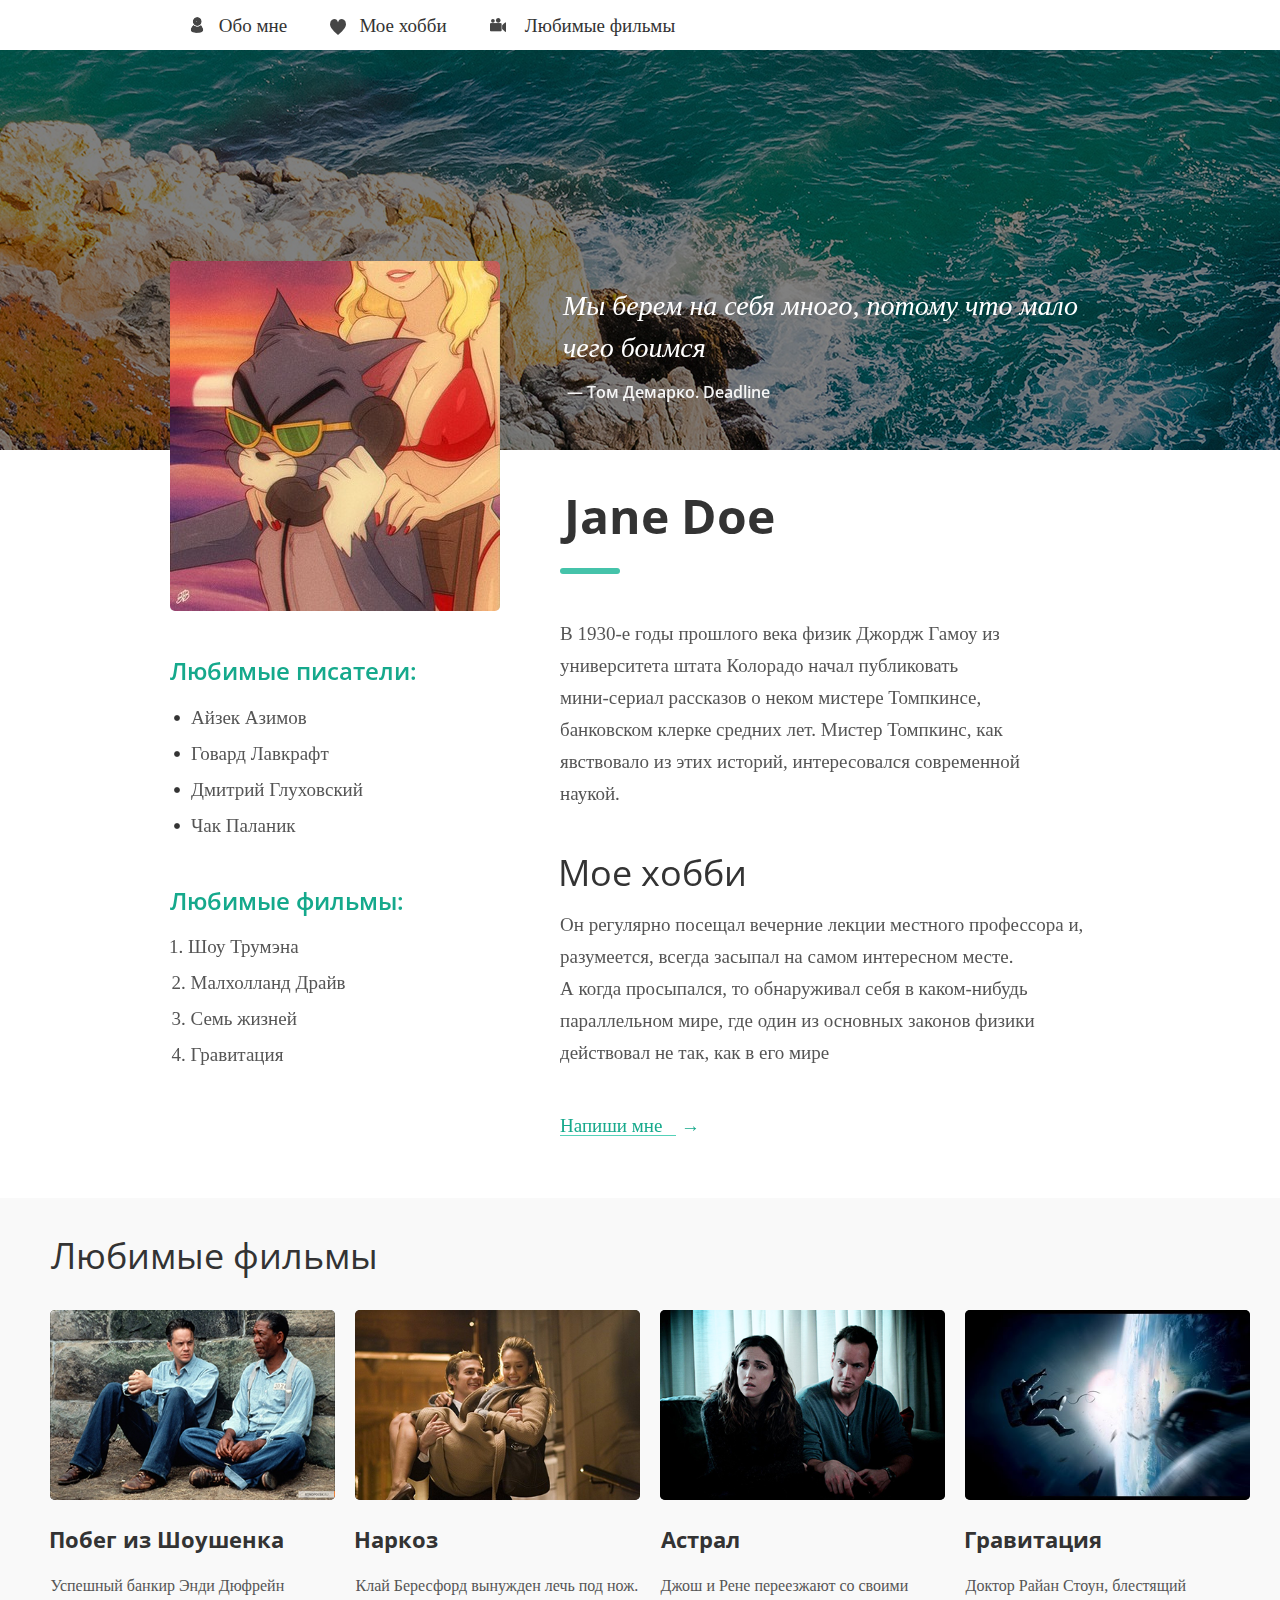
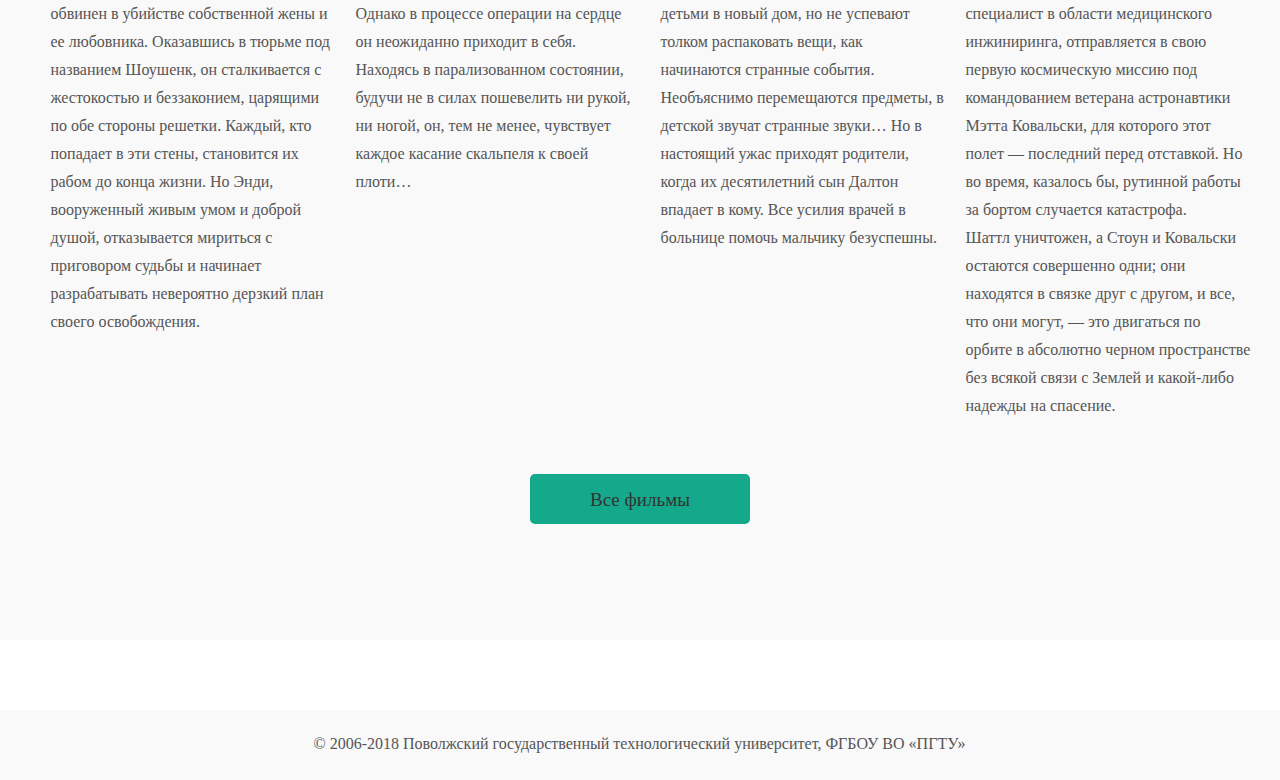
<file: lab6/index.html>
<!DOCTYPE html>
<html lang="ru">
  <head>
    <meta charset="UTF-8">
    <title>AnDzanDzan</title>
    <link href="https://fonts.googleapis.com/css?family=Open+Sans:300,400,600,700&display=swap&subset=cyrillic" rel="stylesheet">
    <link rel="stylesheet" href="css/films-block.css">
    <link rel="stylesheet" href="css/content-block.css">
    <link rel="stylesheet" href="css/buttons.css">
    <link rel="stylesheet" href="css/main.css">
    <link rel="stylesheet" href="css/forms-block.css">
  </head>
  <body style="margin: 0">
    <div class="main">
      <div class="top-navigation">
        <a class="button" href="#about">
          Обо мне
        </a>      

        <a class="button button_hobby" href="#hobby">
          Мое хобби
        </a>

        <a class="button button_video" href="#video">
          Любимые фильмы
        </a>

        <div class="empty"></div>
      </div>

      <div class="main-background">        
      </div>

      <div class="content-block">
        <img class="main-photo" src="img/mainPhoto2.jpg">

        <div class="citata-block">
          <blockquote class="citata-text">
            Мы берем на себя много, потому что мало чего боимся
          </blockquote>

          <blockquote class="citata-avtor">
            — Том Демарко. Deadline
          </blockquote>  
        </div>

        <div class="lists-block" id="about">
          <p class="list-head">
            Любимые писатели:
          </p>
          <ul class="list">
            <li class="list-element">Aйзек Азимов</li>
            <li class="list-element">Говард Лавкрафт</li>
            <li class="list-element">Дмитрий Глуховский</li>
            <li class="list-element">Чак Паланик</li>
          </ul>

          <p class="list-head list-head_films">
            Любимые фильмы:
          </p>
          <ol class="list list_films">
            <li class="list-element list-element_films-trumen">Шоу Трумэна</li>
            <li class="list-element list-element_films">Малхолланд Драйв</li>
            <li class="list-element list-element_films">Семь жизней</li>
            <li class="list-element list-element_films">Гравитация</li>
          </ol>
        </div>

        <div class="inform-block">  
          <h1 class="inform-block-head-jane">Jane Doe</h1>
          <p class="inform-block-text">
            В 1930-е годы прошлого века физик Джордж Гамоу из университета штата Колорадо начал
            публиковать <br> мини-сериал рассказов о неком мистере Томпкинсе, банковском клерке средних лет.
            Мистер Томпкинс, как явствовало из этих историй, интересовался современной наукой. 
          </p>

          <h2 class="inform-block-head-hobby" id="hobby">Мое хобби</h2>
          <p class="inform-block-text inform-block-text_hobby">
            Он регулярно посещал вечерние лекции местного профессора и, разумеется, всегда засыпал
            на самом интересном месте.<br> А когда просыпался, то обнаруживал себя в каком-нибудь параллельном
            мире, где один из основных законов физики действовал не так, как в его мире
          </p>

          <div class="letter">
            <p class="letter-words">
              Напиши мне
            </p>
            <a href="#" class="letter-words letter-words_pointer">
              &rarr;
            </a>
          </div>
        </div>
      </div> 

    <div class="films-background"> 
      <div class="films-block">
        <h3 class="film-header" id="video">Любимые фильмы</h3>

        <div class="films-articles-block">
          <div class="film-column">
            <img alt="PoteryaPoter=("src="img/film1.png" class="image">
            <p class="film-name">
              Побег из Шоушенка
            </p>
            <p class="film-text">
              Успешный банкир Энди Дюфрейн обвинен в убийстве собственной жены и ее любовника. 
              Оказавшись в тюрьме под названием Шоушенк, он сталкивается с жестокостью и беззаконием,
              царящими по обе стороны решетки. Каждый, кто попадает в эти стены, становится их рабом 
              до конца жизни. Но Энди, вооруженный живым умом и доброй душой, отказывается мириться с
              приговором судьбы и начинает разрабатывать невероятно дерзкий план своего освобождения.
            </p>
          </div>

          <div class="film-column">
            <img alt="PoteryaPoter=("src="img/film2.png" class="image">
            <p class="film-name">
              Наркоз
            </p>
            <p class="film-text">
              Клай Бересфорд вынужден лечь под нож. Однако в процессе операции на сердце он неожиданно
              приходит в себя. Находясь в парализованном состоянии, будучи не в силах пошевелить ни рукой,
              ни ногой, он, тем не менее, чувствует каждое касание скальпеля к своей плоти…
            </p>
          </div>

          <div class="film-column">
            <img alt="PoteryaPoter=("src="img/film3.png" class="image">
            <p class="film-name film-name_astral">
              Астрал
            </p>
            <p class="film-text">
              Джош и Рене переезжают со своими детьми в новый дом, но не успевают толком распаковать вещи,
              как начинаются странные события. Необъяснимо перемещаются предметы, в детской звучат 
              странные звуки… Но в настоящий ужас приходят родители, когда их десятилетний сын Далтон впадает
              в кому. Все усилия врачей в больнице помочь мальчику безуспешны.
            </p>
          </div>

          <div class="film-column">
            <img alt="PoteryaPoter=("src="img/film4.png" class="image">
            <p class="film-name">
              Гравитация
            </p>
            <p class="film-text">
              Доктор Райан Стоун, блестящий специалист в области медицинского инжиниринга, отправляется в свою 
              первую космическую миссию под командованием ветерана астронавтики Мэтта Ковальски, для которого 
              этот полет — последний перед отставкой. Но во время, казалось бы, рутинной работы за бортом случается
              катастрофа. <br>Шаттл уничтожен, а Стоун и Ковальски остаются совершенно одни; они находятся в связке друг
              с другом, и все, что они могут, — это двигаться по орбите в абсолютно черном пространстве без всякой 
              связи с Землей и какой-либо надежды на спасение.
            </p>
          </div>
        </div>    

        <a class="button button_films" href="#">
          Все фильмы
        </a>        
      </div>
    </div>
 
    <?php include ('php/form.php');?>

      <div class="footer">
        <p class="footer-text">
          © 2006-2018 Поволжский государственный технологический университет, ФГБОУ ВО «ПГТУ»
        </p>  
       </div>  
    </div>
  </body>    
</html>
</file>
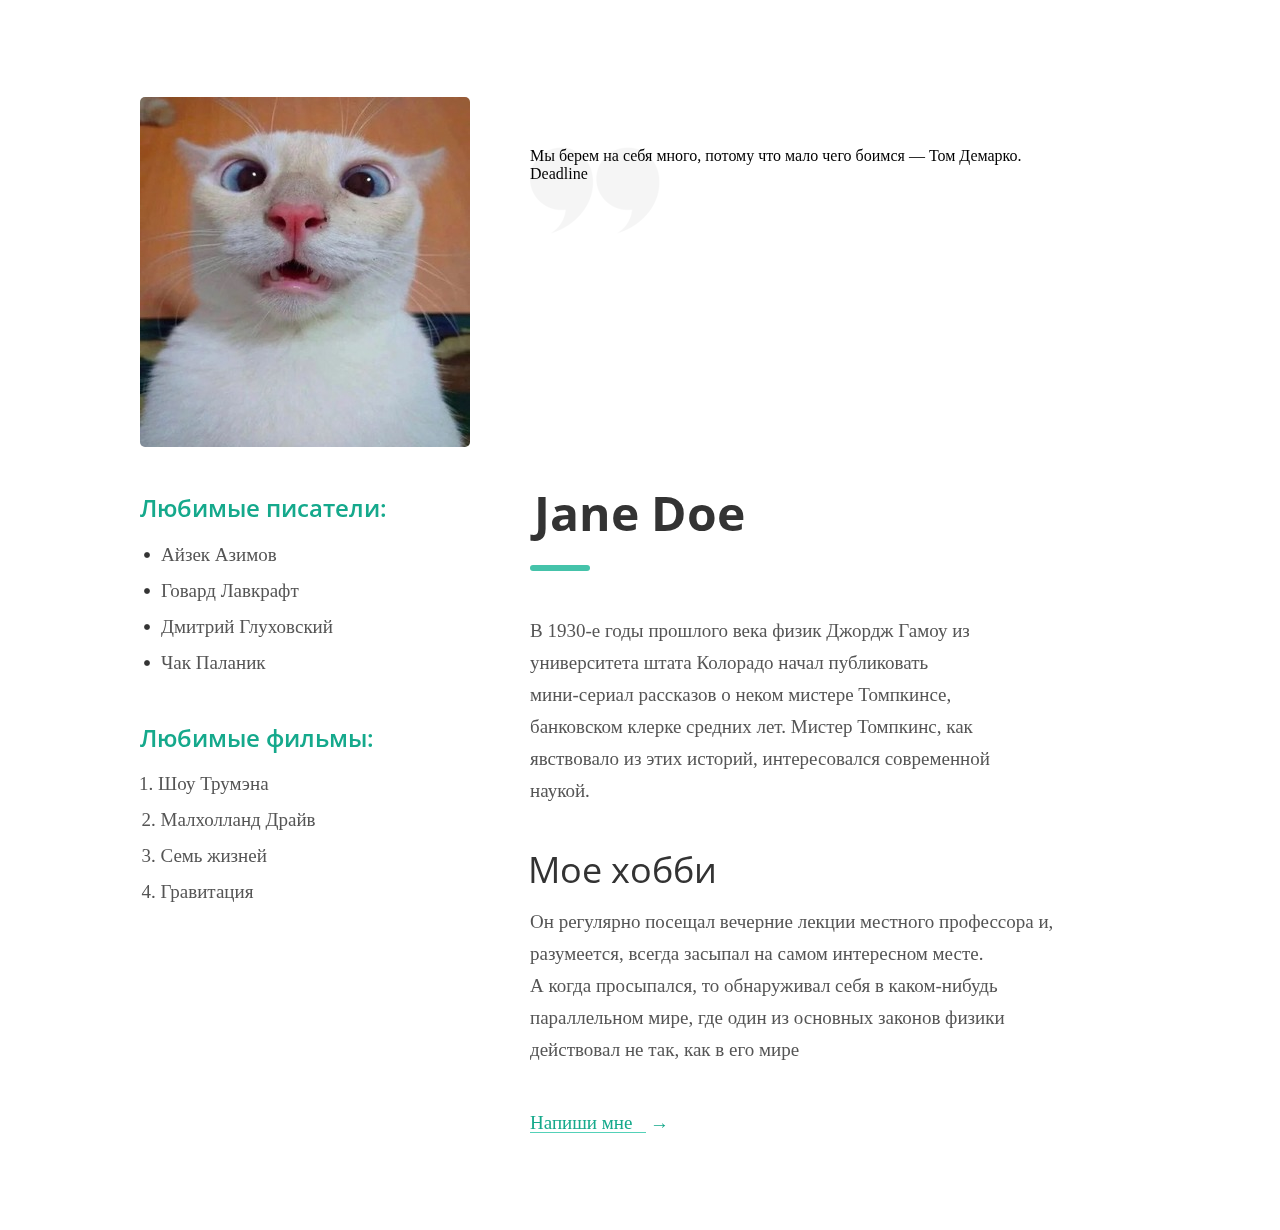
<file: lw5.1/index.html>
<!DOCTYPE html>
<html lang="ru">
  <head>
    <meta charset="UTF-8">
    <title>AnDzanDzan</title>
    <link href="https://fonts.googleapis.com/css?family=Open+Sans:400,600,700&display=swap&subset=cyrillic" rel="stylesheet">
    <link rel="stylesheet" href="css/content-block.css">
    <link rel="stylesheet" href="css/main.css">
  </head>
  <body style="margin: 0">
    <div class="main">
      <div class="content-block">
        <img class="main-photo" alt="cot propal" src="img/coolcat.jpg">

       
        <div class="citata-block">
          <span class="citata-text">
            Мы берем на себя много, потому что мало чего боимся
          </span>

          <span class="citata-avtor">
            — Том Демарко. Deadline
          </span>  
        </div>
    
        <div class="lists-block" id="about">
          <div class="list-head">
            Любимые писатели:
          </div>
          <ul class="list">
            <li class="list-element">Aйзек Азимов</li>
            <li class="list-element">Говард Лавкрафт</li>
            <li class="list-element">Дмитрий Глуховский</li>
            <li class="list-element">Чак Паланик</li>
          </ul>

          <div class="list-head list-head_films">
            Любимые фильмы:
          </div>
          <ol class="list list_films">
            <li class="list-element list-element_films-trumen">Шоу Трумэна</li>
            <li class="list-element list-element_films">Малхолланд Драйв</li>
            <li class="list-element list-element_films">Семь жизней</li>
            <li class="list-element list-element_films">Гравитация</li>
          </ol>
        </div>

        <div class="inform-block">  
          <h1 class="inform-block-head-jane">Jane Doe</h1>
          <p class="inform-block-text">
            В 1930-е годы прошлого века физик Джордж Гамоу из университета штата Колорадо начал
            публиковать <br> мини-сериал рассказов о неком мистере Томпкинсе, банковском клерке средних лет.
            Мистер Томпкинс, как явствовало из этих историй, интересовался современной наукой. 
          </p>

          <h2 class="inform-block-head-hobby" id="hobby">Мое хобби</h2>
          <p class="inform-block-text inform-block-text_hobby">
            Он регулярно посещал вечерние лекции местного профессора и, разумеется, всегда засыпал
            на самом интересном месте.<br> А когда просыпался, то обнаруживал себя в каком-нибудь параллельном
            мире, где один из основных законов физики действовал не так, как в его мире
          </p>

          <div class="letter">
            <a href="#" class="letter-words">
              Напиши мне
            </a>
            <div class="letter-words letter-words_pointer">
              &rarr;
            </div>
          </div>
        </div>
      </div> 
    </div>
  </body>    
</html>
</file>
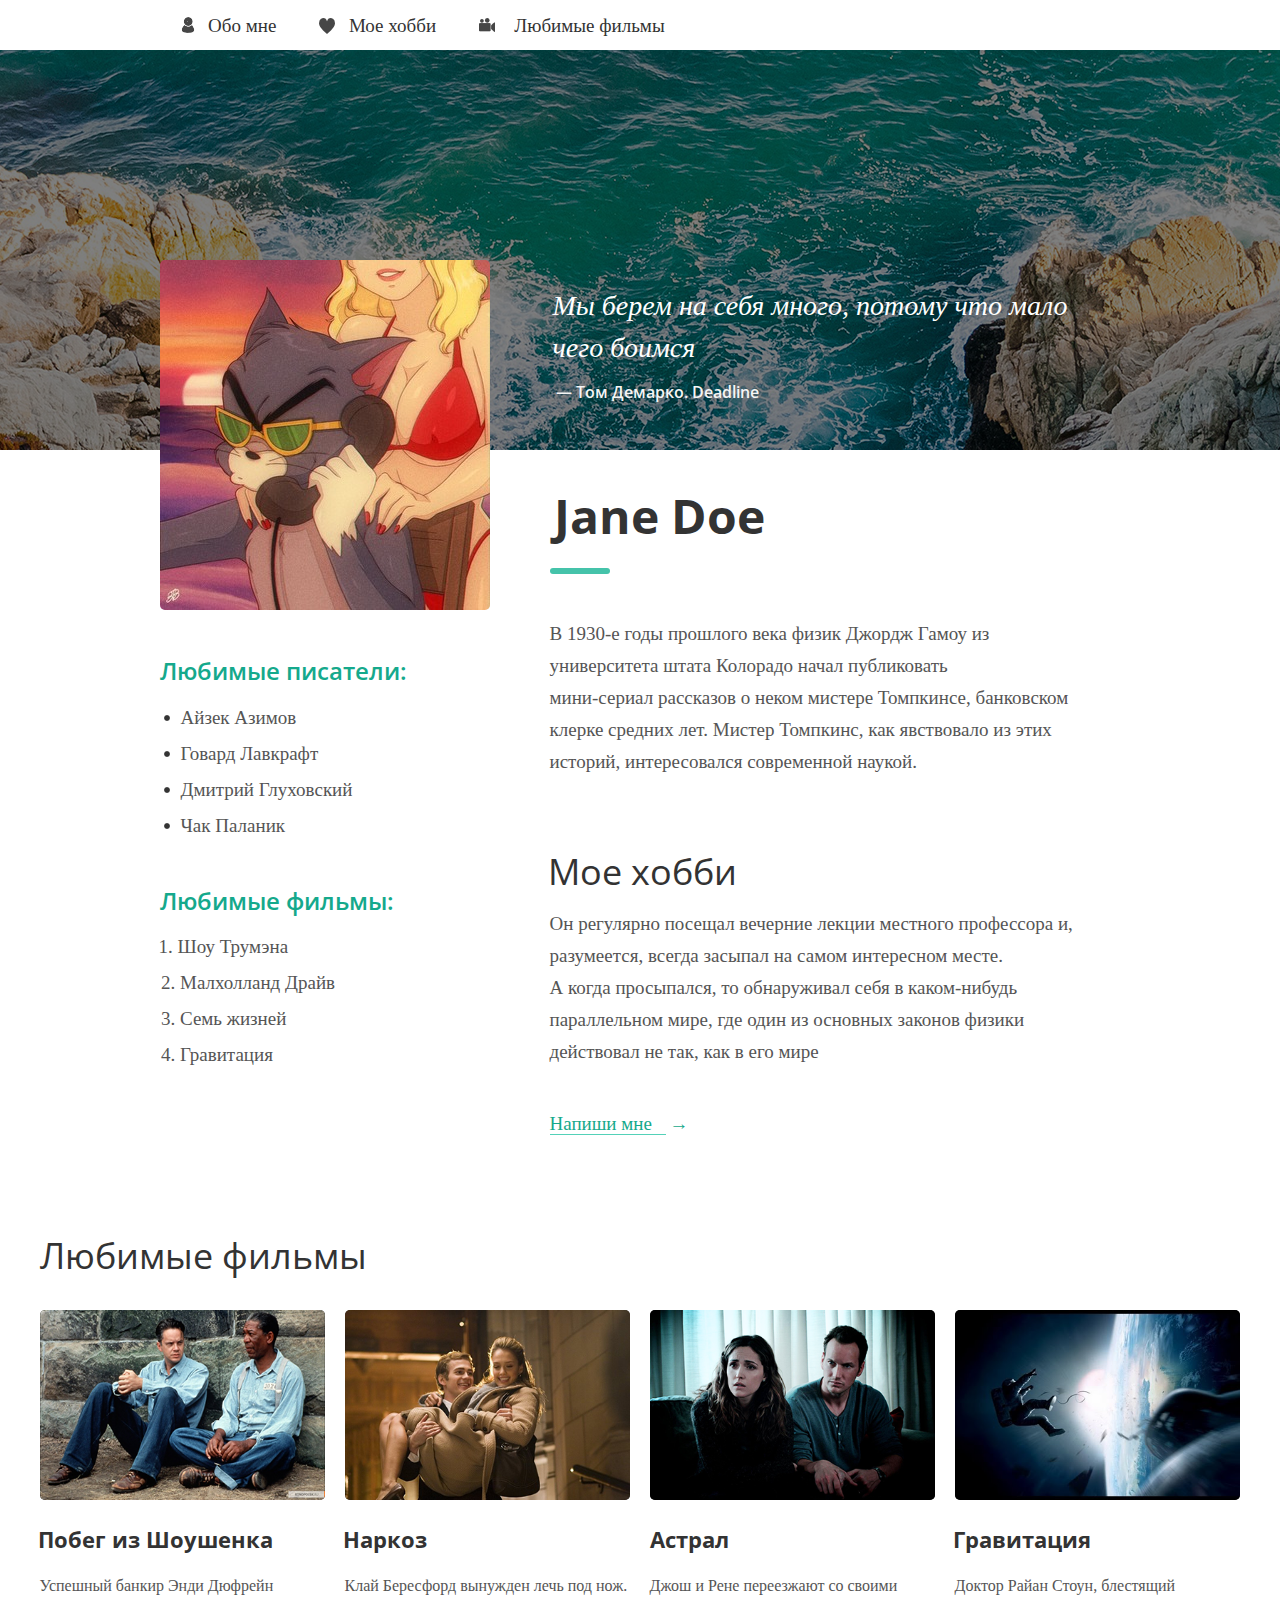
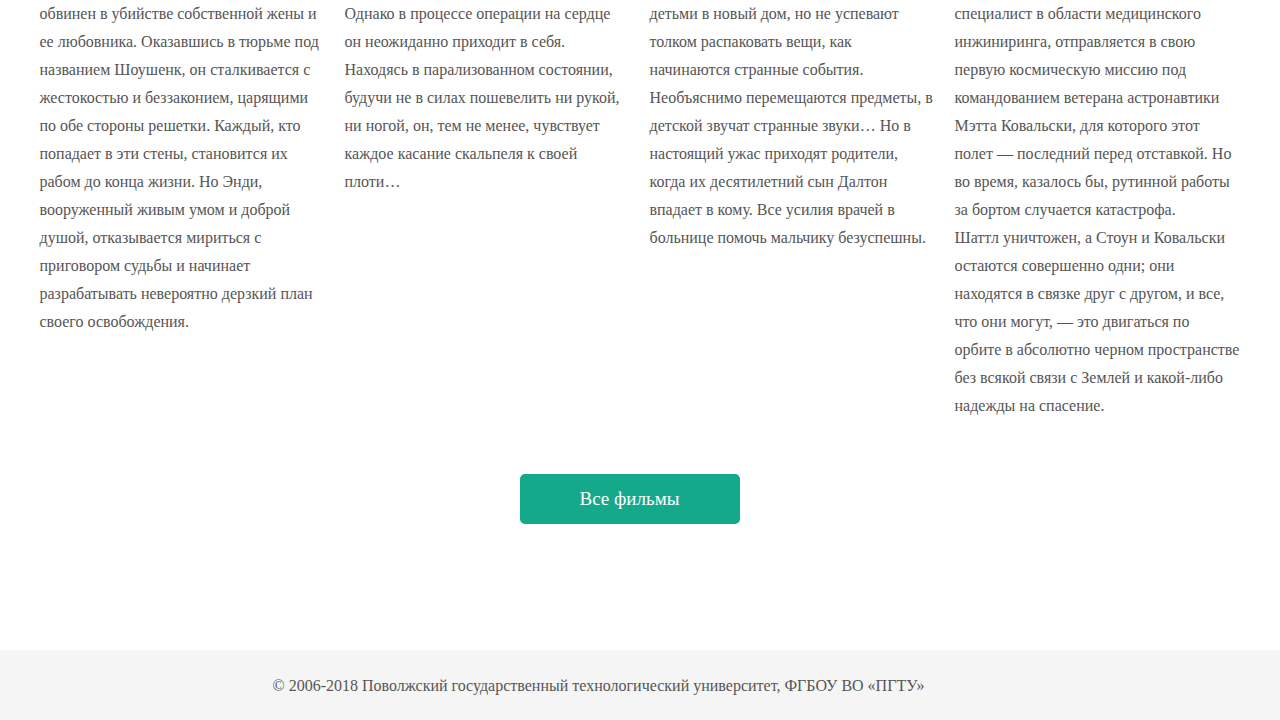
<file: lw5.2/index.html>
<!DOCTYPE html>
<html lang="ru">
  <head>
    <meta charset="UTF-8">
    <title>AnDzanDzan</title>
    <link href="https://fonts.googleapis.com/css?family=Open+Sans:300,400,600,700&display=swap&subset=cyrillic" rel="stylesheet">
    <link rel="stylesheet" href="css/films-block.css">
    <link rel="stylesheet" href="css/content-block.css">
    <link rel="stylesheet" href="css/top-content.css">
    <link rel="stylesheet" href="css/buttons.css">
    <link rel="stylesheet" href="css/main.css">
  </head>
  <body>
    <div class="main">
      <div class="top-navigation">
        <a class="button" href="#about">
          Обо мне
        </a>      
        <a class="button button_hobby" href="#hobby">
          Мое хобби
        </a>
        <a class="button button_video" href="#video">
          Любимые фильмы
        </a>
        <div class="empty"></div>
      </div>

      <div class="top-content">
        <div class="photo-blockquote">
          <img class="main-photo" alt="cot propal(" src="img/mainPhoto2.jpg">

          <div class="blockquote-block">
            <span class="blockquote-text">
              Мы берем на себя много, потому что мало чего боимся
            </span>

            <span class="blockquote-author">
              — Том Демарко. Deadline
            </span>  
          </div>
        </div>
      </div>

      <div class="content-block">
        
        <div class="lists-block">
          <span class="list-head">
            Любимые писатели:
          </span>
          <ul class="list">
            <li class="list-element">Aйзек Азимов</li>
            <li class="list-element">Говард Лавкрафт</li>
            <li class="list-element">Дмитрий Глуховский</li>
            <li class="list-element">Чак Паланик</li>
          </ul>

          <span class="list-head list-head_films">
            Любимые фильмы:
          </span>
          <ol class="list list_films">
            <li class="list-element list-element_films-trumen">Шоу Трумэна</li>
            <li class="list-element list-element_films">Малхолланд Драйв</li>
            <li class="list-element list-element_films">Семь жизней</li>
            <li class="list-element list-element_films">Гравитация</li>
          </ol>
        </div>

        <div class="inform-block">
          <h1 class="inform-block-first-head" id="about">Jane Doe</h1>  
          <p class="inform-block-text">
            В 1930-е годы прошлого века физик Джордж Гамоу из университета штата Колорадо начал
            публиковать <br> мини-сериал рассказов о неком мистере Томпкинсе, банковском клерке средних лет.
            Мистер Томпкинс, как явствовало из этих историй, интересовался современной наукой. 
          </p>

          <h2 class="inform-block-second-head" id="hobby">Мое хобби</h2>
          <p class="inform-block-text inform-block-text_hobby">
            Он регулярно посещал вечерние лекции местного профессора и, разумеется, всегда засыпал
            на самом интересном месте.<br> А когда просыпался, то обнаруживал себя в каком-нибудь параллельном
            мире, где один из основных законов физики действовал не так, как в его мире
          </p>

          <div class="letter">
            <a href="#" class="letter-words">
              Напиши мне
            </a>
            <div class="letter-words letter-words_pointer">
              &rarr;
            </div>
          </div>
        </div>
      </div> 

      <div class="films-block">
        <h3 class="film-header" id="video">Любимые фильмы</h3>

        <div class="films-articles-block">
          <div class="film-column">
            <img alt="PoteryaPoter=(" src="img/film1.png" class="image">
            <span class="film-name">
              Побег из Шоушенка
            </span>
            <p class="film-text">
              Успешный банкир Энди Дюфрейн обвинен в убийстве собственной жены и ее любовника. 
              Оказавшись в тюрьме под названием Шоушенк, он сталкивается с жестокостью и беззаконием,
              царящими по обе стороны решетки. Каждый, кто попадает в эти стены, становится их рабом 
              до конца жизни. Но Энди, вооруженный живым умом и доброй душой, отказывается мириться с
              приговором судьбы и начинает разрабатывать невероятно дерзкий план своего освобождения.
            </p>
          </div>

          <div class="film-column">
            <img alt="PoteryaPoter=(" src="img/film2.png" class="image">
            <span class="film-name">
              Наркоз
            </span>
            <p class="film-text">
              Клай Бересфорд вынужден лечь под нож. Однако в процессе операции на сердце он неожиданно
              приходит в себя. Находясь в парализованном состоянии, будучи не в силах пошевелить ни рукой,
              ни ногой, он, тем не менее, чувствует каждое касание скальпеля к своей плоти…
            </p>
          </div>

          <div class="film-column">
            <img alt="PoteryaPoter=(" src="img/film3.png" class="image">
            <span class="film-name film-name_astral">
              Астрал
            </span>
            <p class="film-text">
              Джош и Рене переезжают со своими детьми в новый дом, но не успевают толком распаковать вещи,
              как начинаются странные события. Необъяснимо перемещаются предметы, в детской звучат 
              странные звуки… Но в настоящий ужас приходят родители, когда их десятилетний сын Далтон впадает
              в кому. Все усилия врачей в больнице помочь мальчику безуспешны.
            </p>
          </div>

          <div class="film-column">
            <img alt="PoteryaPoter=(" src="img/film4.png" class="image">
            <span class="film-name">
              Гравитация
            </span>
            <p class="film-text">
              Доктор Райан Стоун, блестящий специалист в области медицинского инжиниринга, отправляется в свою 
              первую космическую миссию под командованием ветерана астронавтики Мэтта Ковальски, для которого 
              этот полет — последний перед отставкой. Но во время, казалось бы, рутинной работы за бортом случается
              катастрофа. <br>Шаттл уничтожен, а Стоун и Ковальски остаются совершенно одни; они находятся в связке друг
              с другом, и все, что они могут, — это двигаться по орбите в абсолютно черном пространстве без всякой 
              связи с Землей и какой-либо надежды на спасение.
            </p>
          </div>
        </div>    

        <a class="button button_films" href="#">
          Все фильмы
        </a>        
      </div>

      <div class="footer">
        <span class="footer-text">
          © 2006-2018 Поволжский государственный технологический университет, ФГБОУ ВО «ПГТУ»
        </span>  
      </div>  
    </div>
  </body>    
</html>
</file>
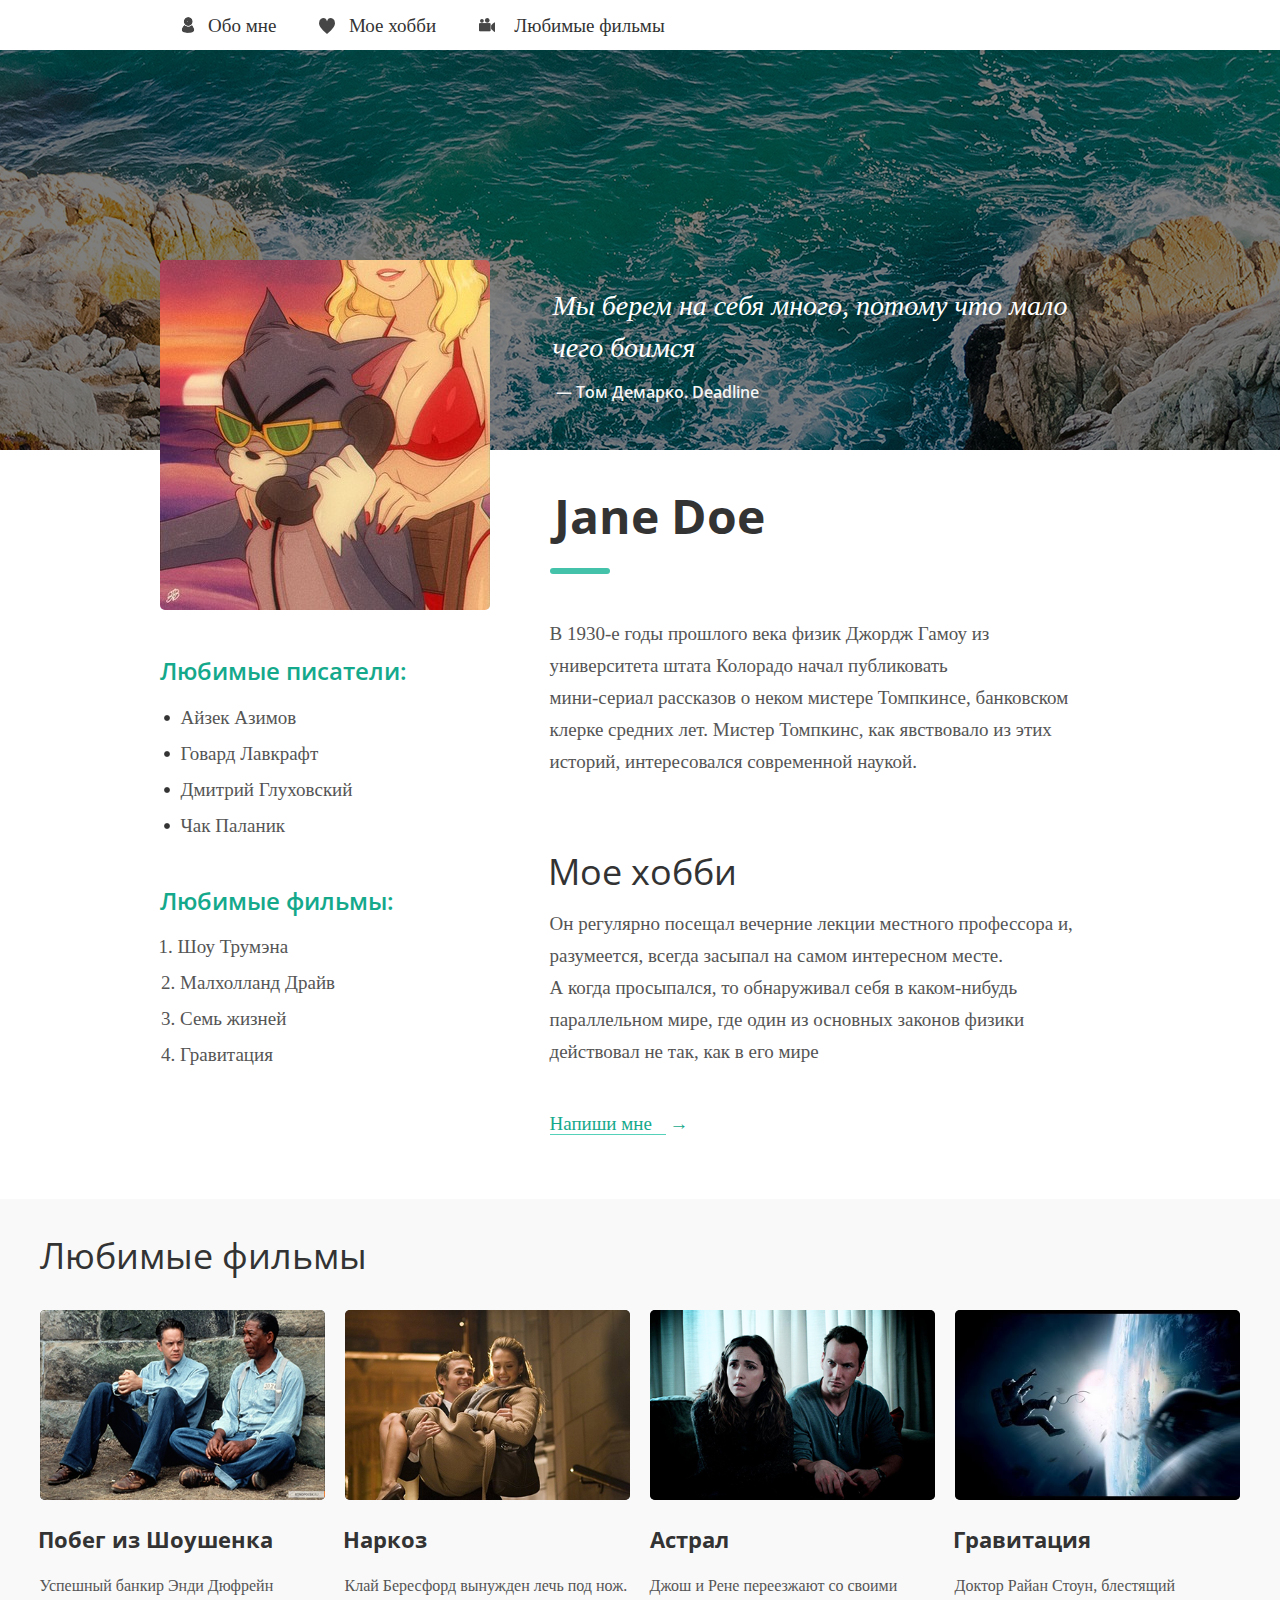
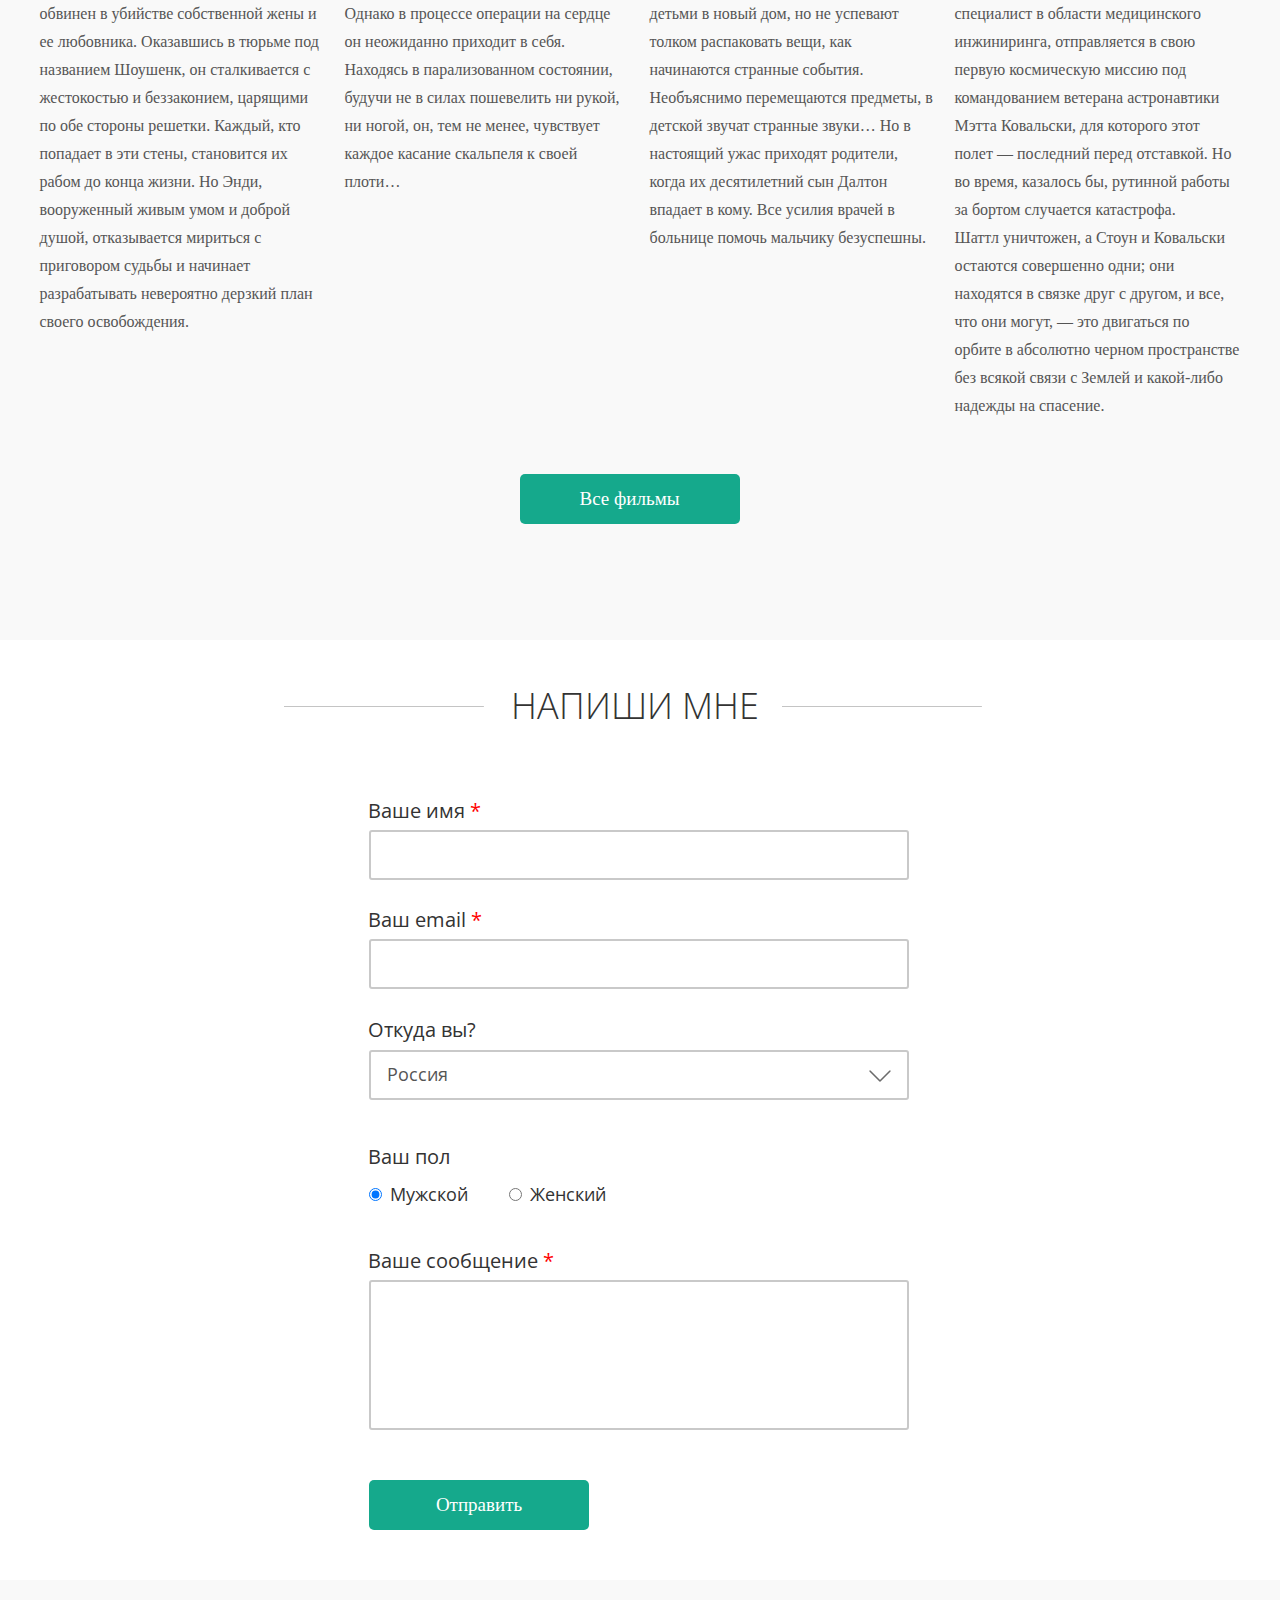
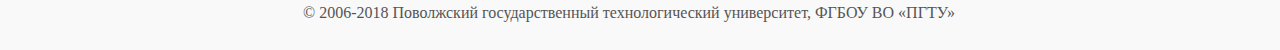
<file: lw6.1/index.html>
<!DOCTYPE html>
<html lang="ru">
  <head>
    <meta charset="UTF-8">
    <title>AnDzanDzan</title>
    <link href="https://fonts.googleapis.com/css?family=Open+Sans:300,400,600,700&display=swap&subset=cyrillic" rel="stylesheet">
    <link rel="stylesheet" href="css/films-block.css">
    <link rel="stylesheet" href="css/content-block.css">
    <link rel="stylesheet" href="css/top-content.css">
    <link rel="stylesheet" href="css/buttons.css">
    <link rel="stylesheet" href="css/main.css">
    <link rel="stylesheet" href="css/forms-block.css">
  </head>
  <body>
    <div class="main">
      <div class="top-navigation">
        <a class="button" href="#about">
          Обо мне
        </a>      
        <a class="button button_hobby" href="#hobby">
          Мое хобби
        </a>
        <a class="button button_video" href="#video">
          Любимые фильмы
        </a>
        <div class="empty"></div>
      </div>

      <div class="top-content">
        <div class="photo-blockquote">
          <img class="main-photo" alt="cot propal(" src="img/mainPhoto2.jpg">
          <div class="blockquote-block">
            <span class="blockquote-text">
              Мы берем на себя много, потому что мало чего боимся
            </span>
            <span class="blockquote-author">
              — Том Демарко. Deadline
            </span>  
          </div>
        </div>
      </div>

      <div class="content-block">  
        <div class="lists-block">
          <span class="list-head">
            Любимые писатели:
          </span>
          <ul class="list">
            <li class="list-element">Aйзек Азимов</li>
            <li class="list-element">Говард Лавкрафт</li>
            <li class="list-element">Дмитрий Глуховский</li>
            <li class="list-element">Чак Паланик</li>
          </ul>

          <span class="list-head list-head_films">
            Любимые фильмы:
          </span>
          <ol class="list list_films">
            <li class="list-element list-element_films-trumen">Шоу Трумэна</li>
            <li class="list-element list-element_films">Малхолланд Драйв</li>
            <li class="list-element list-element_films">Семь жизней</li>
            <li class="list-element list-element_films">Гравитация</li>
          </ol>
        </div>

        <div class="inform-block">
          <h1 class="inform-block-first-head" id="about">Jane Doe</h1>  
          <p class="inform-block-text">
            В 1930-е годы прошлого века физик Джордж Гамоу из университета штата Колорадо начал
            публиковать <br> мини-сериал рассказов о неком мистере Томпкинсе, банковском клерке средних лет.
            Мистер Томпкинс, как явствовало из этих историй, интересовался современной наукой. 
          </p>

          <h2 class="inform-block-second-head" id="hobby">Мое хобби</h2>
          <p class="inform-block-text inform-block-text_hobby">
            Он регулярно посещал вечерние лекции местного профессора и, разумеется, всегда засыпал
            на самом интересном месте.<br> А когда просыпался, то обнаруживал себя в каком-нибудь параллельном
            мире, где один из основных законов физики действовал не так, как в его мире
          </p>

          <div class="letter">
            <a href="#" class="letter-words">
              Напиши мне
            </a>
            <div class="letter-words letter-words_pointer">
              &rarr;
            </div>
          </div>
        </div>
      </div> 

      <div class="films-background">  
        <div class="films-block">
          <h3 class="film-header" id="video">Любимые фильмы</h3>

          <div class="films-articles-block">
            <div class="film-column">
              <img alt="PoteryaPoter=(" src="img/film1.png" class="image">
              <span class="film-name">
                Побег из Шоушенка
              </span>
              <p class="film-text">
                Успешный банкир Энди Дюфрейн обвинен в убийстве собственной жены и ее любовника. 
                Оказавшись в тюрьме под названием Шоушенк, он сталкивается с жестокостью и беззаконием,
                царящими по обе стороны решетки. Каждый, кто попадает в эти стены, становится их рабом 
                до конца жизни. Но Энди, вооруженный живым умом и доброй душой, отказывается мириться с
                приговором судьбы и начинает разрабатывать невероятно дерзкий план своего освобождения.
              </p>
            </div>

            <div class="film-column">
              <img alt="PoteryaPoter=(" src="img/film2.png" class="image">
              <span class="film-name">
                Наркоз
              </span>
              <p class="film-text">
                Клай Бересфорд вынужден лечь под нож. Однако в процессе операции на сердце он неожиданно
                приходит в себя. Находясь в парализованном состоянии, будучи не в силах пошевелить ни рукой,
                ни ногой, он, тем не менее, чувствует каждое касание скальпеля к своей плоти…
              </p>
            </div>

            <div class="film-column">
              <img alt="PoteryaPoter=(" src="img/film3.png" class="image">
              <span class="film-name film-name_astral">
                Астрал
              </span>
              <p class="film-text">
                Джош и Рене переезжают со своими детьми в новый дом, но не успевают толком распаковать вещи,
                как начинаются странные события. Необъяснимо перемещаются предметы, в детской звучат 
                странные звуки… Но в настоящий ужас приходят родители, когда их десятилетний сын Далтон впадает
                в кому. Все усилия врачей в больнице помочь мальчику безуспешны.
              </p>
            </div>

            <div class="film-column">
              <img alt="PoteryaPoter=(" src="img/film4.png" class="image">
              <span class="film-name">
                Гравитация
              </span>
              <p class="film-text">
                Доктор Райан Стоун, блестящий специалист в области медицинского инжиниринга, отправляется в свою 
                первую космическую миссию под командованием ветерана астронавтики Мэтта Ковальски, для которого 
                этот полет — последний перед отставкой. Но во время, казалось бы, рутинной работы за бортом случается
                катастрофа. <br>Шаттл уничтожен, а Стоун и Ковальски остаются совершенно одни; они находятся в связке друг
                с другом, и все, что они могут, — это двигаться по орбите в абсолютно черном пространстве без всякой 
                связи с Землей и какой-либо надежды на спасение.
              </p>
            </div>
          </div>    

          <a class="button button_films" href="#">
            Все фильмы
          </a>
        </div>          
      </div>  

      <div class="forms-block">
        <form action="" method="GET">
          <h4 class="forms-head-text">НАПИШИ МНЕ</h4>

          <div class="form-window">
            <span class="form-name-marked">Ваше имя</span>
            <input class="form-feel" type="text" name="first_name" value="" autocomplete="off" /> <br />
          </div>

          <div class="form-window form-window_email">
            <span class="form-name-marked">Ваш email</span> 
            <input class="form-feel" type="text" name="email" value="" autocomplete="off" /> <br />
          </div>

          <div class="form-window form-window_country">
            <span class="form-name">Откуда вы?</span> 
            <select class="form-feel form-feel_select" type="text" name="country" autocomplete="off">
              <option>Россия</option>
              <option>Урюпинск</option>
           </select>
 
          </div>
           
          <div class="gender">
            <span class="gender-name">Ваш пол</span>
            <div class="gender-choice">
              <input type="radio" name="Radbut" id="men" value="МУЖСКОЙ" checked />
              <label for="men">
                <span>Мужской</span>
              </label>
            </div>
            <div class="gender-choice">
              <input type="radio" name="Radbut" id="women" value="ЖЕНСКИЙ" />
              <label for="women">
                <span>Женский</span>
              </label>
            </div> 
          </div>
          
          <div class="text-area">
            <span class="form-name-marked">Ваше сообщение</span> 
            <textarea class="form-feel form-feel_textarea" type="text" name="massege" value="" autocomplete="off"></textarea>
          </div>

          <div>
            <button class="button button_sent" type="submit">
              Отправить
            </button>  
          </div>
        </form>
      </div>

      <div class="footer">
          © 2006-2018 Поволжский государственный технологический университет, ФГБОУ ВО «ПГТУ»
      </div>  
    </div>
  </body>    
</html>
</file>
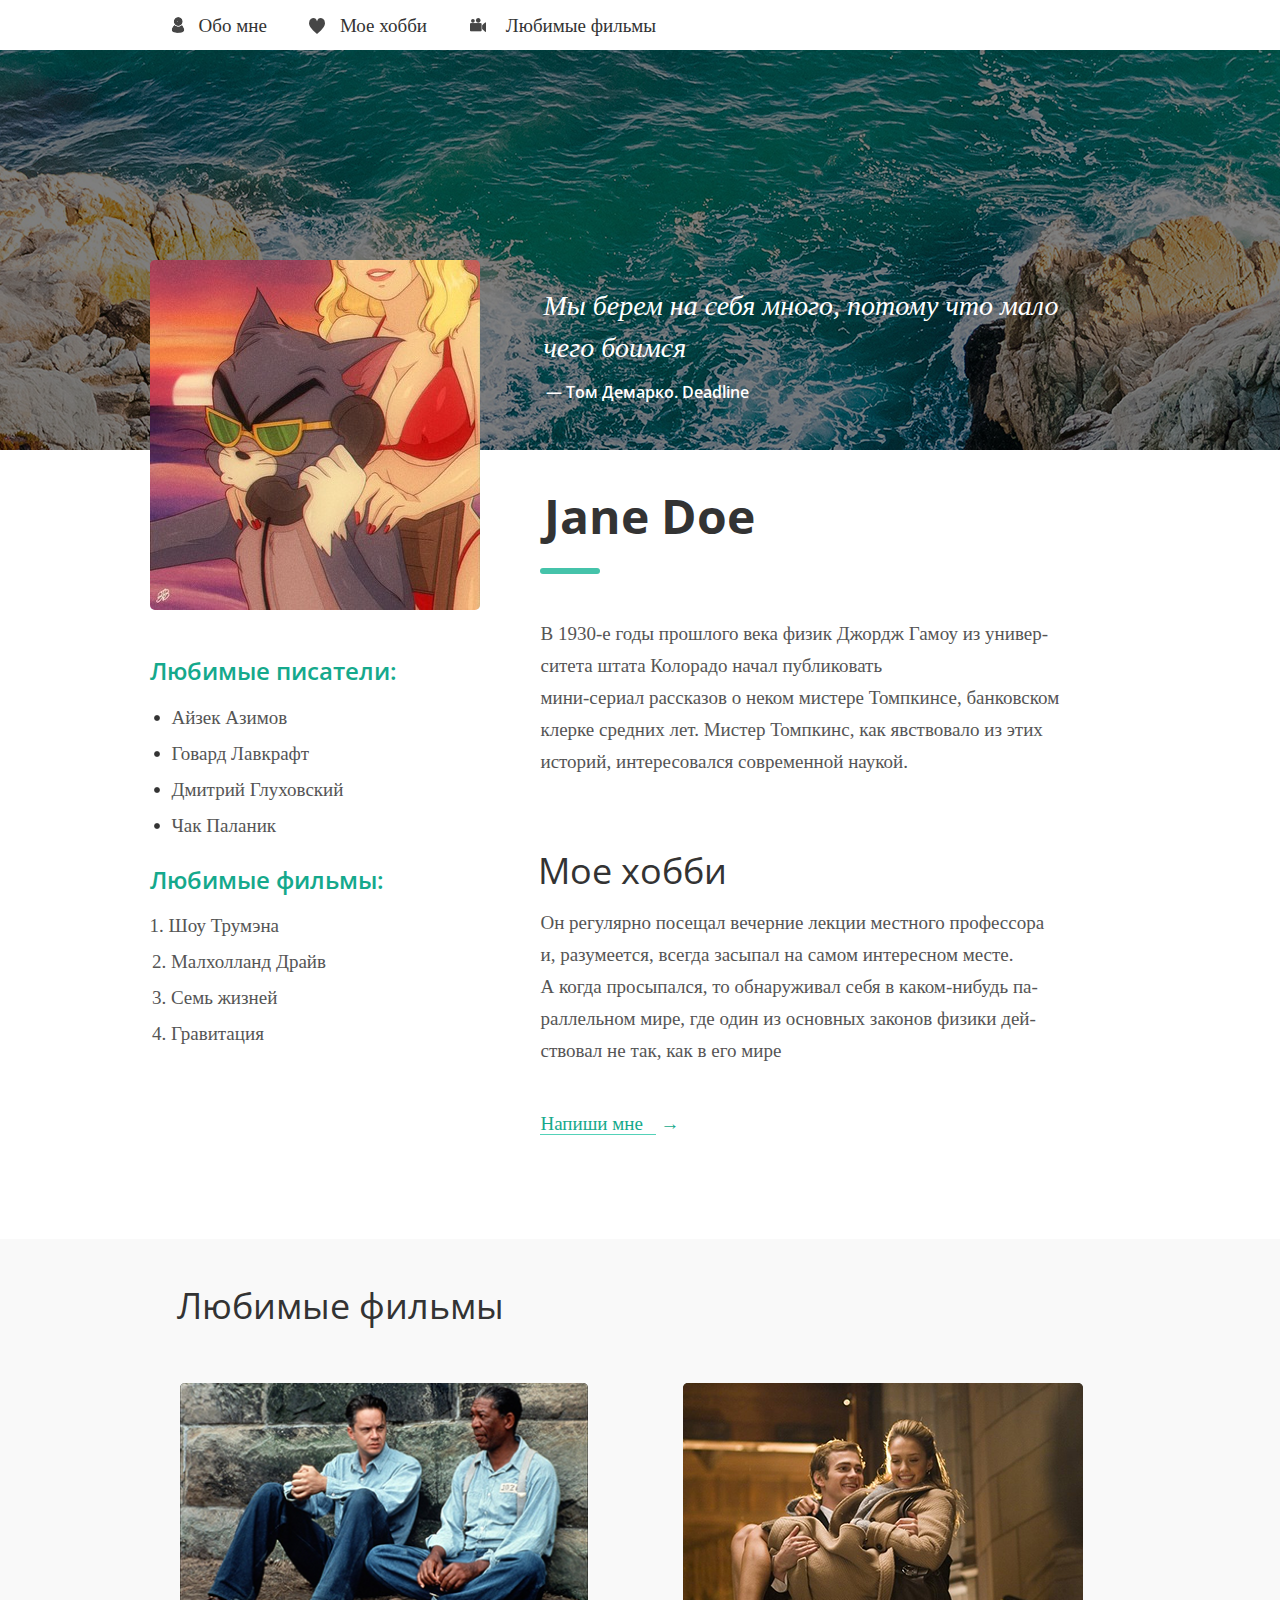
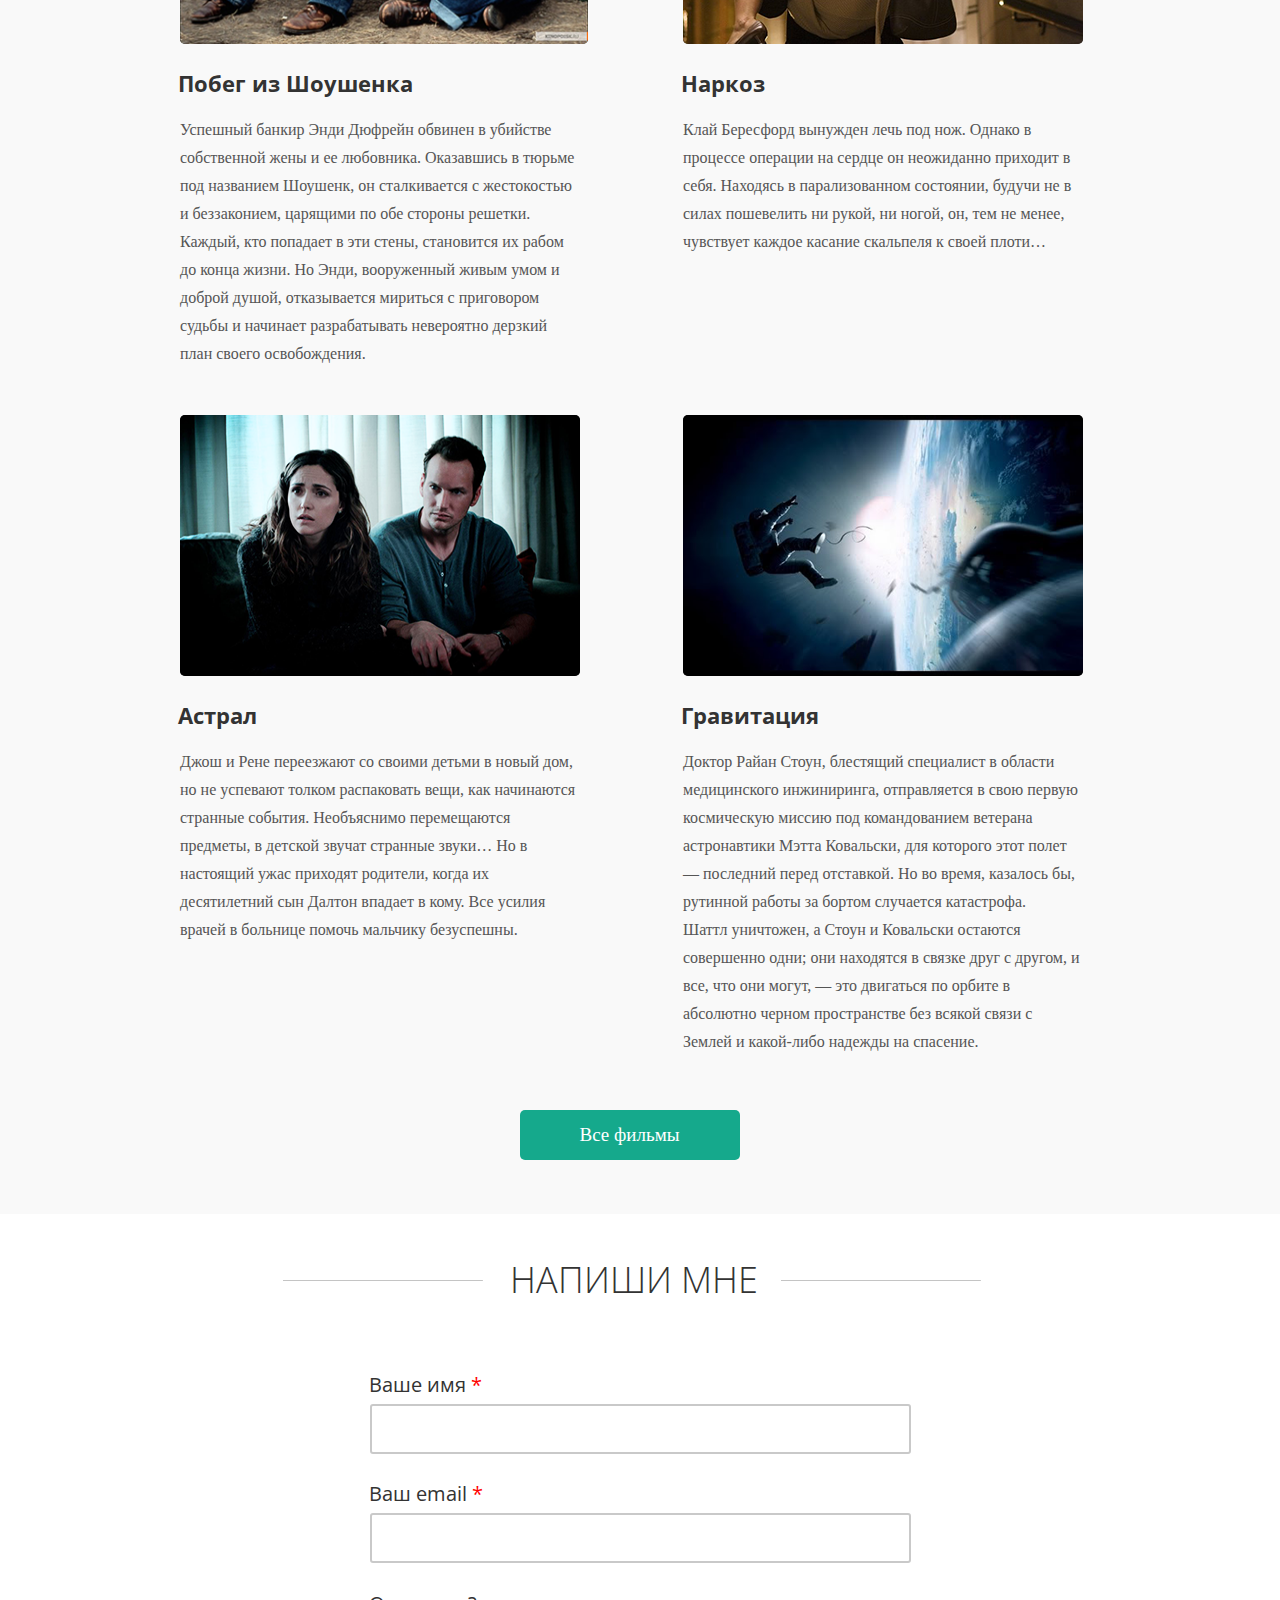
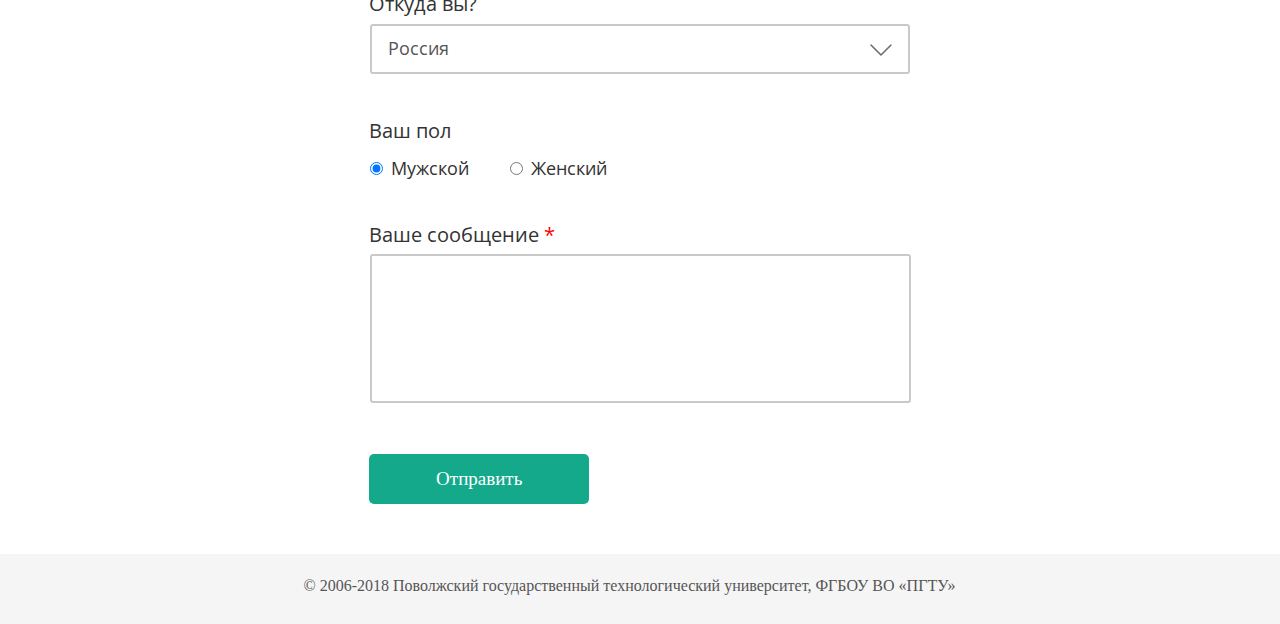
<file: mw12/index.html>
<!DOCTYPE html>
<html lang="ru">
  <head>
    <meta charset="UTF-8">
    <title>AnDzanDzan</title>
    <meta name="viewport" content="width=device-width, initial-scale=1.0">
    <link href="https://fonts.googleapis.com/css?family=Open+Sans:300,400,600,700&display=swap&subset=cyrillic" rel="stylesheet">
    <link rel="stylesheet" href="css/films-block.css">
    <link rel="stylesheet" href="css/forms-block.css">
    <link rel="stylesheet" href="css/content-block.css">
    <link rel="stylesheet" href="css/top-content.css">
    <link rel="stylesheet" href="css/buttons.css">
    <link rel="stylesheet" href="css/main.css">
    <link rel="stylesheet" href="css/media-request.css"> 
  </head>
  <body>
    <div class="main">
      <ul class="top_navigation">
        <li class="nav_element">
          <a class="button" href="#about">
            Обо мне
          </a>
        </li>
        <li class="nav_element">        
          <a class="button button_hobby" href="#hobby">
            Мое хобби
          </a>
        </li>
        <li class="nav_element">  
          <a class="button button_video" href="#video">
            Любимые фильмы
          </a>
        </li> 
      </ul>
          
      <div class="main_background"></div>
      <div class="top_content">
        <img class="main_photo" alt="cot propal(" src="img/mainPhoto2.jpg">

        <div class="blockquote_block">
          <span class="blockquote_text">
            Мы берем на себя много, потому что мало чего боимся
          </span>

          <span class="blockquote_author">
            — Том Демарко. Deadline
          </span> 

          <h1 class="main_head" id="about">Jane Doe</h1>  
        </div>
      </div>

      <div class="content_block">
        
        <div class="lists_block">
          <div class="first_list">
            <span class="list_head">
              Любимые писатели:
            </span>
            <ul class="list">
              <li class="list_element">Aйзек Азимов</li>
              <li class="list_element">Говард Лавкрафт</li>
              <li class="list_element">Дмитрий Глуховский</li>
              <li class="list_element">Чак Паланик</li>
            </ul>
          </div>

          <div class="second_list">
            <span class="list_head list_head_films">
              Любимые фильмы:
            </span>
            <ol class="list list_films">
              <li class="list_element list_element_films_trumen">Шоу Трумэна</li>
              <li class="list_element list_element_films">Малхолланд Драйв</li>
              <li class="list_element list_element_films">Семь жизней</li>
              <li class="list_element list_element_films">Гравитация</li>
            </ol>
          </div>
        </div>

        <div class="inform_block"> 
          <p class="inform_block_text">
            В 1930-е годы прошлого века физик Джордж Гамоу из университета штата Колорадо начал
            публиковать <br> мини-сериал рассказов о неком мистере Томпкинсе, банковском клерке средних лет.
            Мистер Томпкинс, как явствовало из этих историй, интересовался современной наукой. 
          </p>

          <h2 class="inform_block_second_head" id="hobby">Мое хобби</h2>
          <p class="inform_block_text inform_block_text_hobby">
            Он регулярно посещал вечерние лекции местного профессора и, разумеется, всегда засыпал
            на самом интересном месте.<br> А когда просыпался, то обнаруживал себя в каком-нибудь параллельном
            мире, где один из основных законов физики действовал не так, как в его мире
          </p>

          <div class="letter">
            <a href="#" class="letter_words">
              Напиши мне 
            </a>
          </div>
        </div>
      </div> 

      <div class="films_background">
        <div class="films_block">
          <h2 class="film_header" id="video">Любимые фильмы</h2>

          <div class="films_articles_block">
            <div class="film_column">
              <img alt="PoteryaPoter=(" src="img/film1.png" class="image">
              <h3 class="film_name">
                Побег из Шоушенка
              </h3>
              <p class="film_text">
                Успешный банкир Энди Дюфрейн обвинен в убийстве собственной жены и ее любовника. 
                Оказавшись в тюрьме под названием Шоушенк, он сталкивается с жестокостью и беззаконием,
                царящими по обе стороны решетки. Каждый, кто попадает в эти стены, становится их рабом 
                до конца жизни. Но Энди, вооруженный живым умом и доброй душой, отказывается мириться с
                приговором судьбы и начинает разрабатывать невероятно дерзкий план своего освобождения.
              </p>
            </div>

            <div class="film_column">
              <img alt="PoteryaPoter=(" src="img/film2.png" class="image">
              <h3 class="film_name">
                Наркоз
              </h3>
              <p class="film_text">
                Клай Бересфорд вынужден лечь под нож. Однако в процессе операции на сердце он неожиданно
                приходит в себя. Находясь в парализованном состоянии, будучи не в силах пошевелить ни рукой,
                ни ногой, он, тем не менее, чувствует каждое касание скальпеля к своей плоти…
              </p>
            </div>

            <div class="film_column">
              <img alt="PoteryaPoter=(" src="img/film3.png" class="image">
              <h3 class="film_name film_name_astral">
                Астрал
              </h3>
              <p class="film_text">
                Джош и Рене переезжают со своими детьми в новый дом, но не успевают толком распаковать вещи,
                как начинаются странные события. Необъяснимо перемещаются предметы, в детской звучат 
                странные звуки… Но в настоящий ужас приходят родители, когда их десятилетний сын Далтон впадает
                в кому. Все усилия врачей в больнице помочь мальчику безуспешны.
              </p>
            </div>

            <div class="film_column" >
              <img alt="PoteryaPoter=(" src="img/film4.png" class="image">
              <h3 class="film_name">
                Гравитация
              </h3>
              <p class="film_text">
                Доктор Райан Стоун, блестящий специалист в области медицинского инжиниринга, отправляется в свою 
                первую космическую миссию под командованием ветерана астронавтики Мэтта Ковальски, для которого 
                этот полет — последний перед отставкой. Но во время, казалось бы, рутинной работы за бортом случается
                катастрофа. <br>Шаттл уничтожен, а Стоун и Ковальски остаются совершенно одни; они находятся в связке друг
                с другом, и все, что они могут, — это двигаться по орбите в абсолютно черном пространстве без всякой 
                связи с Землей и какой-либо надежды на спасение.
              </p>
            </div>
          </div>    
          
          <div class="center_button_films">
            <a class="button button_films" href="#">
              Все фильмы
            </a>
          </div>          
        </div>
      </div>
    
      <div class="forms_block">
        <form action="" method="GET">
          <h2 class="forms_head_text">НАПИШИ МНЕ</h2>

          <div class="form_window">
            <label class="form_name_marked" for="first_name">Ваше имя</label>
            <input class="form_feel" type="text" name="first_name" id="first_name" value="" autocomplete="off" /> <br />
          </div>

          <div class="form_window form_window_email">
            <label class="form_name_marked" for="email">Ваш email</label> 
            <input class="form_feel" type="text" name="email" id="email" value="" autocomplete="off" /> <br />
          </div>

          <div class="form_window form_window_country">
            <label class="form_name">Откуда вы?</label> 
            <select class="form_feel form_feel_select" type="text" name="country" autocomplete="off">
              <option>Россия</option>
              <option>Урюпинск</option>
            </select>
 
          </div>
           
          <div class="gender">
            <span class="gender_name">Ваш пол</span>
            <div class="gender_choice">
              <input type="radio" name="Radbut" id="men" value="МУЖСКОЙ" checked />
              <label for="men">
                <span>Мужской</span>
              </label>
            </div>
            <div class="gender_choice">
              <input type="radio" name="Radbut" id="women" value="ЖЕНСКИЙ" />
              <label for="women">
                <span>Женский</span>
              </label>
            </div> 
          </div>
          
          <div class="text_area">
            <label class="form_name_marked" for="text">Ваше сообщение</label> 
            <textarea class="form_feel form_feel_textarea" type="text" id="text" name="massege" value="" autocomplete="off"></textarea>
          </div>

          <div>
            <button class="button button_sent" type="submit">
              Отправить
            </button>  
          </div>
        </form>
      </div> 
    
      <div class="footer">
        <span class="footer_text">
          © 2006-2018 Поволжский государственный технологический университет, ФГБОУ ВО «ПГТУ»
        </span>  
      </div>  
    </div>
  </body>    
</html>
</file>
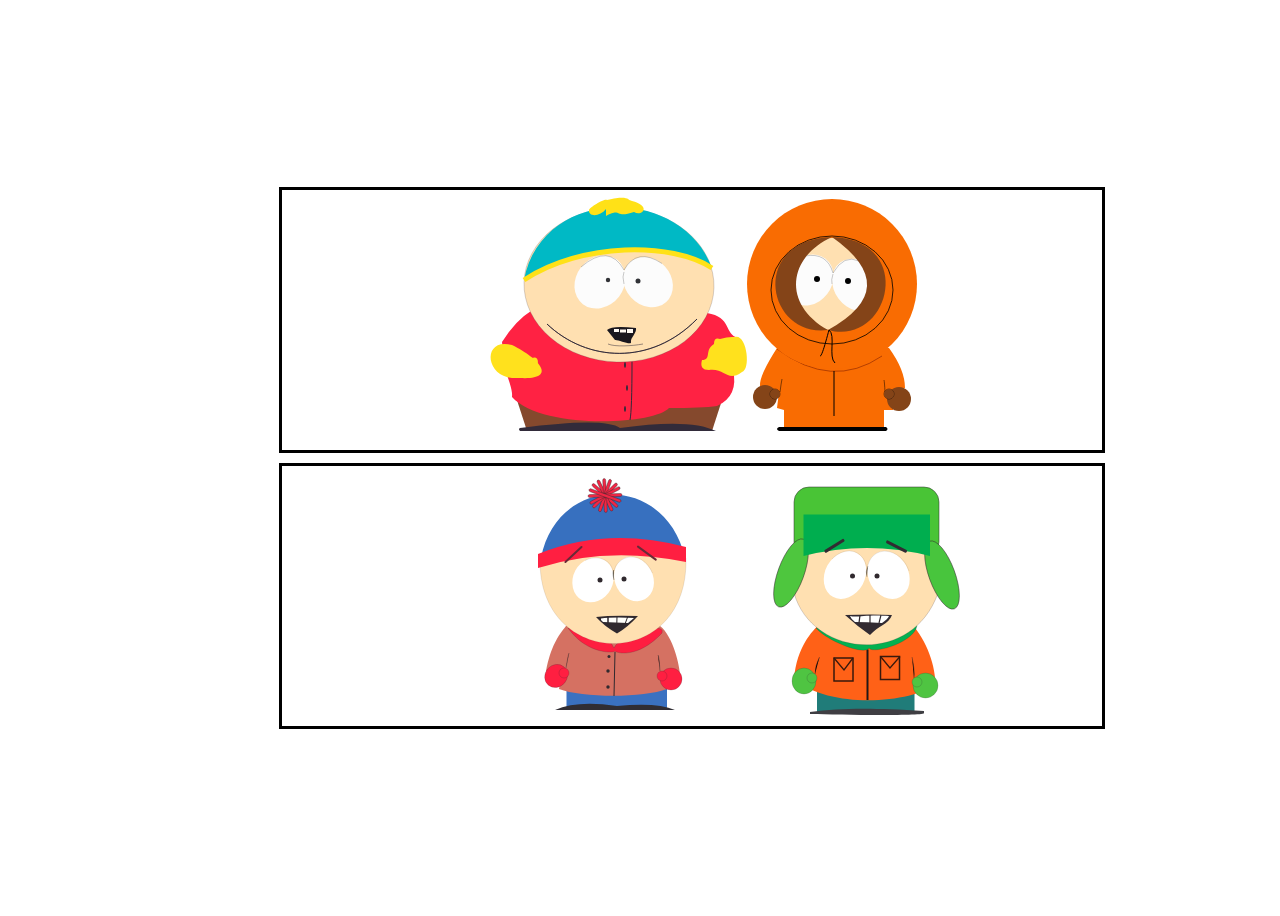
<file: mw13/index.html>
<!DOCTYPE html>
<html lang="ru">
  <head>
    <meta charset="UTF-8">
    <title>AnDzanDzan</title>
    <script src="./js/kenny.js" defer></script>
    <script src="./js/erick.js" defer></script>
    <script src="./js/draw.js" defer></script>
    <link rel="stylesheet" href="css/style.css">
  </head>
  <body>
    <div class="main">
      <canvas class="picture" id="myCanvas" width="820px" height="260px"></canvas>
      <svg class="svg_picture" xmlns="http://www.w3.org/2000/svg" version="1.1" 
        width="820px" height="260px">
        <!--Stan-->
        <path id="stan_legs" d="M 284.5, 242 H 385 V 218 H 284.5 z" fill="#3a71c1"/>
        <path id="stan_body" d="M 277 223 C 300 232, 362 232, 385 223 L 398 210 C 398 200, 391 170, 378 160 H 284 C 276 170, 269 180, 264 205 H 280 z" fill="#d57162"/> 
        <path id="stan_boots" d="M 273 244 Q 295 234, 335 240 Q 375 236, 393 244 z" fill="#302d34"/> 
        <path id="stan_collar" d="M 286 162 C 305 189, 333 187, 333 185 C 334 187, 356 193, 380 167 Q 382 162, 373 162 C 365 170, 337 170, 332 182 L 325 170 z" fill="#fe1e40" stroke="#30292e" stroke-width="0.2"/>      
       
        <ellipse id="stan_left_hand" cx="274" cy="214" rx="12" ry="11" transform="rotate(130 275 212)" fill="#ff1f41" stroke="#30292e" stroke-width="0.2"/>
        <circle id="stan_left_hand_finger" cx="282" cy="207" r="5" fill="#ff1f41" stroke="#30292e" stroke-width="0.2"/>
        <path id="stan_left_hand_line" d="M 284 202 Q 286 190, 287 187" stroke-width="0.4" stroke="#30292e"/>
        <circle id="stan_right_hand" cx="389" cy="213" r="11" fill="#ff1f41" stroke="#30292e" stroke-width="0.2"/>
        <circle id="stan_right_hand_finger" cx="380" cy="210" r="5" fill="#ff1f41" stroke="#30292e" stroke-width="0.2"/>
        <path id=stan_right_hand_line d="M 378 205 Q 377 190, 376 189" stroke-width="0.4" stroke="#30292e"/>

        <path id="stan_clasp" d="M 333 186 L 332 230" stroke="#30292e"/>
        <circle id="stan_button" cx="327" cy="190.5" r="1.5" fill="#30292e"/>
        <circle id="stan_button" cx="326" cy="205" r="1.7" fill="#30292e"/>
        <circle id="stan_button" cx="326" cy="221" r="1.7" fill="#30292e"/>

        <path id="stan_face" d="M 258 92 C 255 205, 407 207, 404 92 L 380 80 z" fill="#ffe0b1" stroke-width="0.1" stroke="#30292e"/>
        <path id="stan_cap" d="M 259 92 C 275 8, 384 7, 403 92 L 380 80 z" fill="#3770bf"/>
        <path id="stan_cap_line" d="M 256 102 Q 325 80, 404 96 L 404 81 Q 325 60, 256 88 z" fill="#ff1f41"/>
      
        <ellipse id="stan_left_eye" cx="311" cy="114" rx="20" ry="23" transform="rotate(28 311 114)" fill="#ffffff"/>
        <circle id="stan_left_eye_point" cx="318" cy="114" r="2.5" fill="#30292e"/>
        <path id="stan_left_eye_overline" d="M 303 94.5 C 314 89, 328 92, 331 105" fill="none" stroke-width="0.1" stroke="#30292e"/>
        <ellipse id="stan_right_eye" cx="352" cy="113" rx="19" ry="23" transform="rotate(-28 352 113)" fill="#ffffff"/>
        <circle id="stan_right_eye_point" cx="342" cy="113" r="2.5" fill="#30292e"/>
        <path id="stan_right_eye_overline" d="M 332 105 C 335 90, 359 82, 370.5 107" fill="none" stroke-width="0.1" stroke="#30292e"/>
        <rect id="stan_left_eyebrow" x="374" y="95" width="24" height="2" rx="1" ry="100" transform="rotate(216 374 95)" fill="#682a37"/>
        <rect id="stan_right_eyebrow" x="282" y="96" width="24" height="2" rx="1" ry="100" transform="rotate(317 282 96)" fill="#682a37"/>

        <path id="stan_nose" d="M 332 104 Q 330 105 ,332 114" fill="rgba(0, 0, 0, 0.5)" stroke="rgba(0, 0, 0, 0.3)"/>
        <path id="stan_mouth" d="M 314 151 Q 322 160, 335 167.5 Q 346 161, 356 150 Q 330 149, 314 151 z" fill="#30292e"/>
        <path id="stan_teeth" d="M 319 152.6 Q 330 151, 352 152 L 346 157 L 321 156 L 319 154 z" fill="#fffffb"/>
        <line id="stan_teeth_line" x1="326" y1="150.5" x2="326" y2="157" stroke="#30292e"/>
        <line id="stan_teeth_line" x1="335" y1="150.5" x2="334.8" y2="158" stroke="#30292e"/>
        <line id="stan_teeth_line" x1="326" y1="150.5" x2="326" y2="157" stroke="#30292e"/>
        <line id="stan_teeth_line" x1="346" y1="150" x2="343" y2="158" stroke="#30292e"/>

        <rect id="ball_part" x="306" y="28" width="34" height="3" rx="2" ry="100" transform="rotate(42 323 29.5)" fill="#f12644" stroke-width="0.4" stroke="#30292e"/>  
        <rect id="ball_part" x="306" y="28" width="34" height="3" rx="2" ry="100" transform="rotate(65 323 29.5)" fill="#f12644" stroke-width="0.4" stroke="#30292e"/>  
        <rect id="ball_part" x="306" y="28" width="34" height="3" rx="2" ry="100" transform="rotate(87 323 29.5)" fill="#f12644" stroke-width="0.4" stroke="#30292e"/>  
        <rect id="ball_part" x="306" y="28" width="34" height="3" rx="2" ry="100" transform="rotate(109 323 29.5)" fill="#f12644" stroke-width="0.4" stroke="#30292e"/>  
        <rect id="ball_part" x="306" y="28" width="34" height="3" rx="2" ry="100" transform="rotate(135 323 29.5)" fill="#f12644" stroke-width="0.4" stroke="#30292e"/>  
        <rect id="ball_part" x="306" y="28" width="34" height="3" rx="2" ry="100" transform="rotate(152 323 29.5)" fill="#f12644" stroke-width="0.4" stroke="#30292e"/>  
        <rect id="ball_part" x="306" y="28" width="34" height="3" rx="2" ry="100" transform="rotate(178 323 29.5)" fill="#f12644" stroke-width="0.4" stroke="#30292e"/>  
        <rect id="ball_part" x="306" y="28" width="34" height="3" rx="2" ry="100" transform="rotate(200 323 29.5)" fill="#f12644" stroke-width="0.4" stroke="#30292e"/>  
              
        <!--Kyle-->
        <path id="kyle_legs" d="M 535, 246 H 632.5 V 218 H 535 z" fill="#207c79"/>
        <path id="kyle_body" d="M 512 213 C 550 245, 633 236, 653.5 218 C 653 195, 642 170, 627 155 L 538 157 C 530 166, 515 180, 512 213" fill="#ff6117"/> 
        <path id="kyle_boots" d="M 528 246 C 560 242, 590 242, 642 245 V 247 C 645 250, 560 249, 528 248 z" fill="#3f3e43"/> 
        
        <ellipse id="kyle_left_hand" cx="522" cy="215" rx="12" ry="13" fill="#4fc442" stroke="#30292e" stroke-width="0.2"/>
        <circle id="kyle_left_hand_finger" cx="530" cy="212" r="5" fill="#4fc442" stroke="#30292e" stroke-width="0.2"/>
        <path id="kyle_left_hand_line" d="M 533 208 Q 533 200, 537.5 191" stroke-width="0.4" stroke="#30292e"/>
        <circle id="kyle_right_hand" cx="643.5" cy="219.5" r="12.5" fill="#4fc442" stroke="#30292e" stroke-width="0.2"/>
        <circle id="kyle_right_hand_finger" cx="635" cy="216" r="5" fill="#4fc442" stroke="#30292e" stroke-width="0.2"/>
        <path id="kyle_right_hand_line" d="M 632 212 Q 633 205, 630 191" stroke-width="0.4" stroke="#30292e"/>

        <path id="kyle_clasp" d="M 585.5 183.5 V 234" stroke="#322b32"/>
        <path id="kyle_clasp" d="M 585.5 183.5 V 234" stroke-width="3" stroke="rgba(0, 0, 0, 0.4)"/>
        <path id="kyle_collar" d="M 534 162 C 545 175, 583 190, 587 182 C 591 189, 637 175, 635 157 z" fill="#03b150" stroke="#30292e" stroke-width="0.2"/>
                
        <rect id="kyle_left_bag" x="552" y="192" width="19" height="23" fill="none" stroke-width="1.5" stroke="#37190d"/> 
        <path id="kyle_left_bag_line" d="M 552 192 L 562 204 L 571 192" fill="none" stroke-width="1.3" stroke="#37190d"/>      
        <rect id="kyle_right_bag" x="598.5" y="190.5" width="19" height="23" fill="none" stroke-width="1.5" stroke="#37190d"/> 
        <path id="kyle_right_bag_line" d="M 598.5 190.5 L 608 202 L 618 190.5" fill="none" stroke-width="1.3" stroke="#37190d"/>      
  
        <rect id="kyle_back_cap_side" x="512" y="21" width="145" rx="15" height="70" fill="#49c436" stroke-width="0.5" stroke="#322b32"/>
        <path id="kyle_face" d="M 512 80 V 127 C 530 191, 630 201, 656 127 V 80 z" fill="#ffe0b1" stroke-width="0.2" stroke="#322b32"/>
        <ellipse id="kyle_left_cap_ear" cx="509" cy="107" rx="13" ry="36" transform="rotate(20 509 107)"  fill="#4ec63e" stroke="#30292e" stroke-width="0.5"/>
        <ellipse id="kyle_right_cap_ear" cx="660" cy="109" rx="13" ry="36" transform="rotate(-20 660 109)" fill="#48c53d" stroke="#30292e" stroke-width="0.5"/>
        <path id="kyle_front_cap_side" d="M 521.5 48.5 V 90 Q 585 74,648 90 V 48.5 z" fill="#00ae4f"/>
 
        <path id="kyle_mouth" d="M 563 149 Q 575 160, 588 169 C 596 160, 607 158, 610 149 Q 590 148, 563 149" fill="#322b32"/>
        <path id="kyle_teeth" d="M 568 150 C 575 152, 585 148, 607 150 Q 606 153, 600 157 Q 585 156, 573 156 Q 569 153, 568 150" fill="#feffff"/>
        <line id="kyle_teeth_line" x1="578" y1="149" x2="577" y2="157" stroke-width="1.2" stroke="#30292e"/>
        <line id="kyle_teeth_line" x1="588" y1="149" x2="588" y2="158" stroke-width="1.2" stroke="#30292e"/>
        <line id="kyle_teeth_line" x1="599" y1="149" x2="597" y2="157" stroke-width="1.2" stroke="#30292e"/>

        <ellipse id="kyle_left_eye" cx="563" cy="109" rx="20" ry="25" transform="rotate(29 563 109)" fill="#ffffff"/>
        <circle id="kyle_left_eye_point" cx="570.5" cy="110" r="2.5" fill="#30292e"/>
        <path id="kyle_left_eye_overline" d="M 550 93 C 565 78, 584 85, 585 105" fill="none" stroke-width="0.1" stroke="#30292e"/>
        <ellipse id="kyle_right_eye" cx="606.5" cy="109" rx="20" ry="25" transform="rotate(-28 606.5 109)"  fill="#ffffff" />
        <circle id="kyle_right_eye_point" cx="595" cy="110" r="2.5" fill="#30292e"/>
        <path id="stan_right_eye_overline" d="M 585 103 C 589 77, 619 81, 627 105" fill="none" stroke-width="0.1" stroke="#30292e"/>
        <rect id="kyle_left_eyebrow" x="563" y="75" width="23" height="3" rx="1" ry="100" transform="rotate(148 563 75)" fill="#322b32"/>
        <rect id="kyle_right_eyebrow" x="605" y="74" width="23" height="3" rx="1" ry="100" transform="rotate(27 605 74)" fill="#322b32"/>

        <path id="kyle_nose" d="M 586 100 Q 583 106, 585 111" stroke-width="0.6" fill="rgba(0, 0, 0, 0.5)" stroke="rgba(0, 0, 0, 0.3)"/>
      </svg>    
    </div>
  </body>    
</html>
</file>
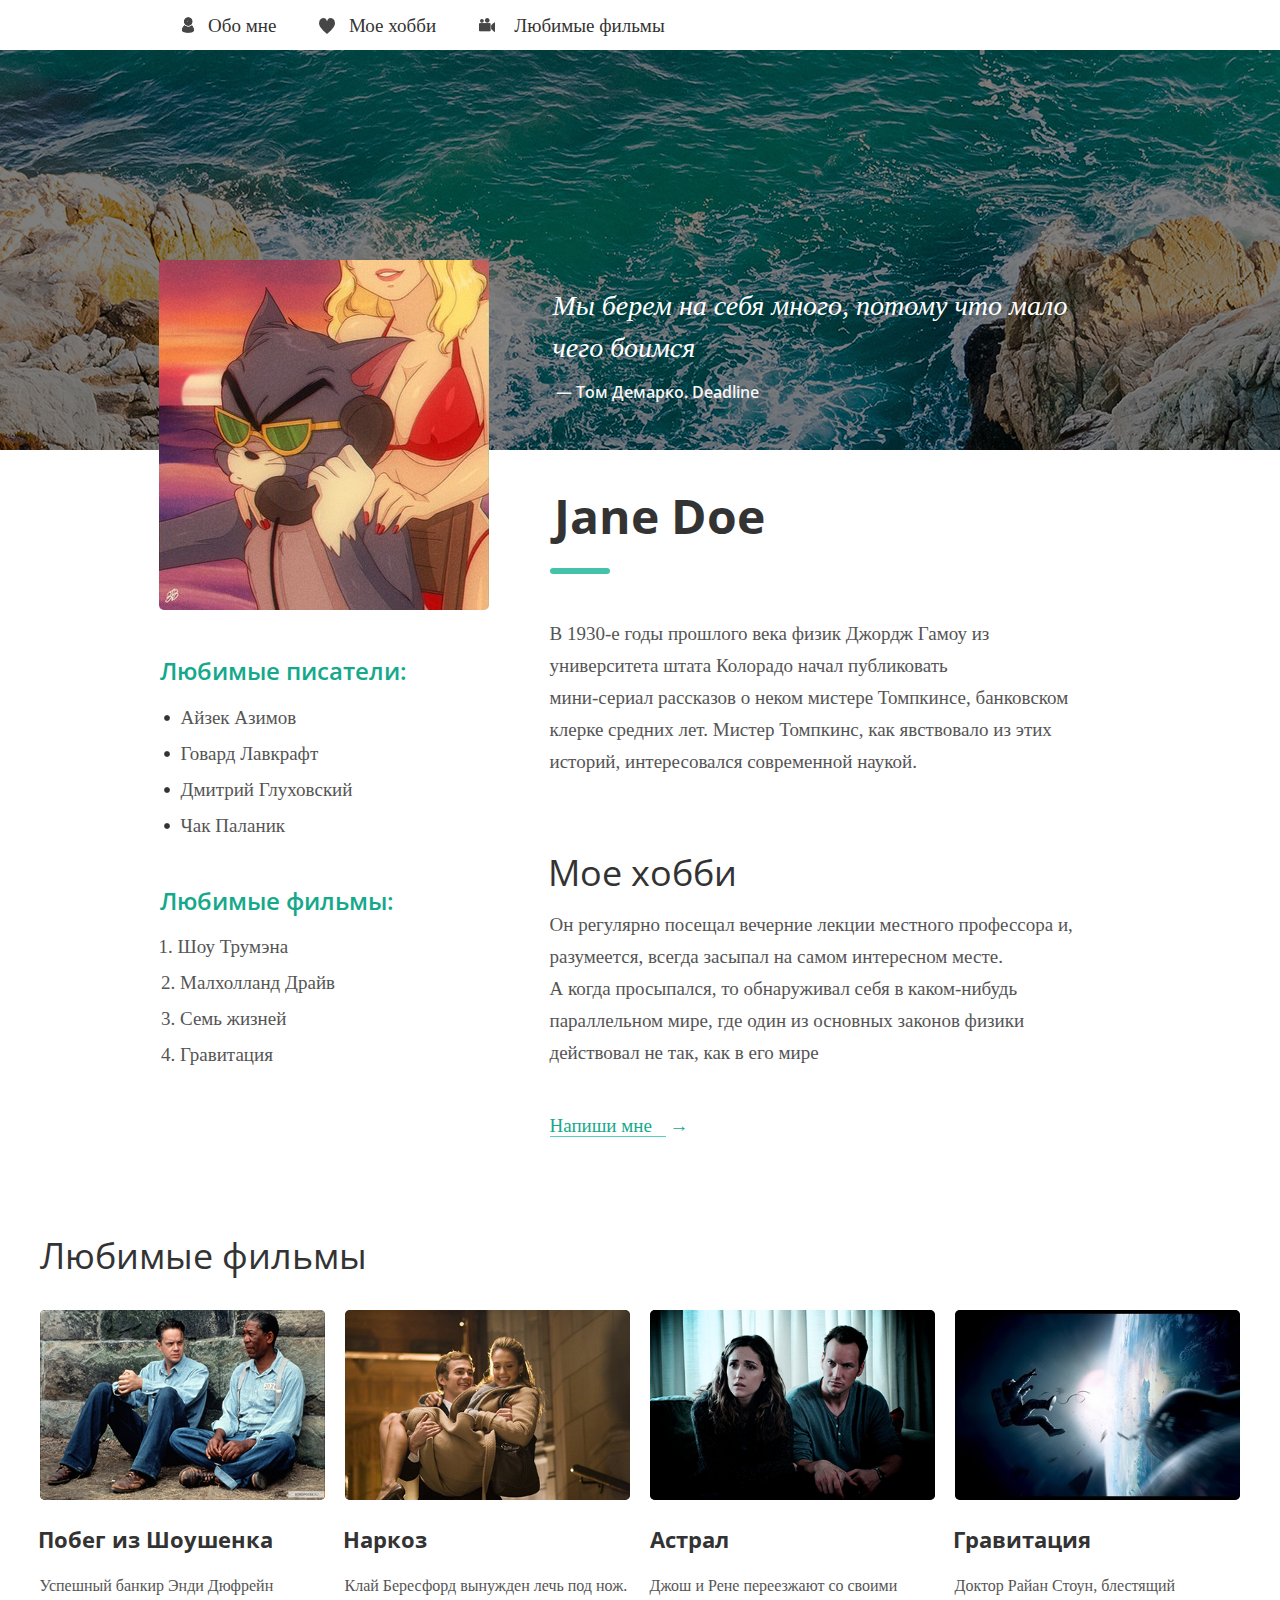
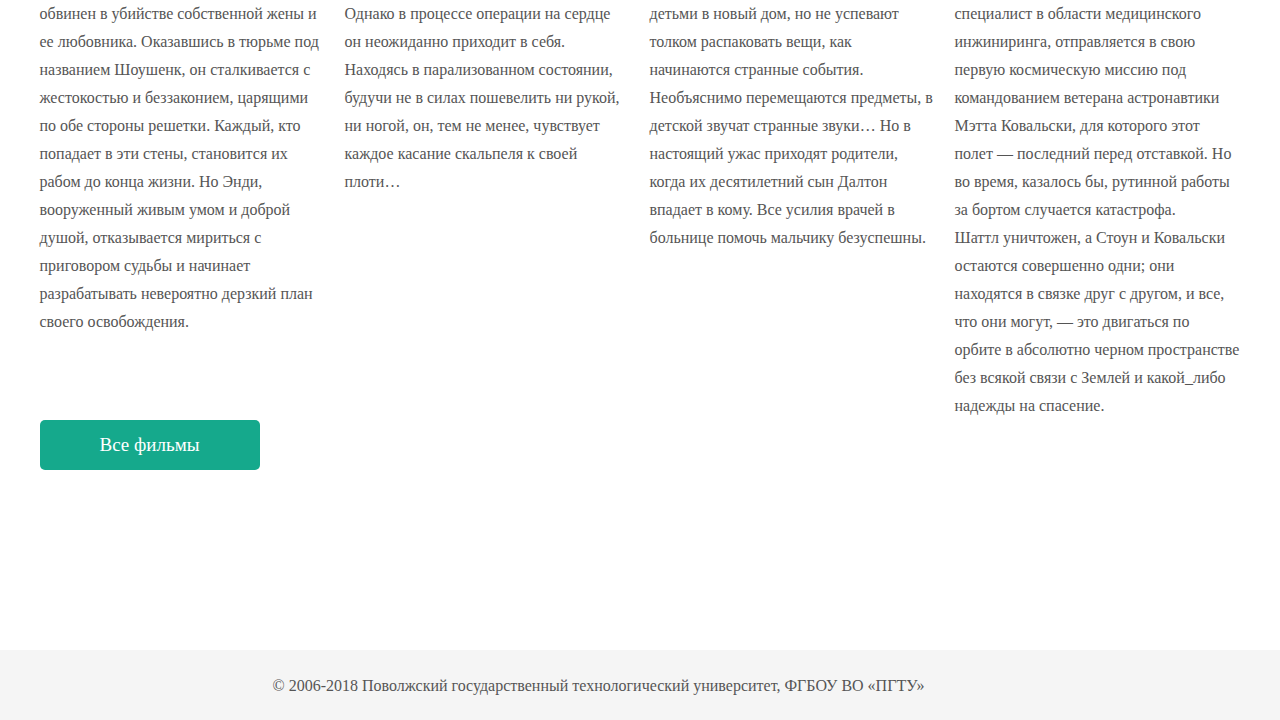
<file: lw5/lw5.2/index.html>
<!DOCTYPE html>
<html lang="ru">
  <head>
    <meta charset="UTF-8">
    <title>AnDzanDzan</title>
    <link href="https://fonts.googleapis.com/css?family=Open+Sans:300,400,600,700&display=swap&subset=cyrillic" rel="stylesheet">
    <link rel="stylesheet" href="css/films-block.css">
    <link rel="stylesheet" href="css/content-block.css">
    <link rel="stylesheet" href="css/top-content.css">
    <link rel="stylesheet" href="css/buttons.css">
    <link rel="stylesheet" href="css/main.css">
  </head>
  <body>
    <div class="main">
      <ul class="top_navigation">
        <li class="nav_element">
          <a class="button" href="#about">
            Обо мне
          </a>
        </li>
        <li class="nav_element">        
          <a class="button button_hobby" href="#hobby">
            Мое хобби
          </a>
        </li>
        <li class="nav_element">  
          <a class="button button_video" href="#video">
            Любимые фильмы
          </a>
        </li> 
      </ul>

      <div class="main_background"></div>
      <div class="top_content">
        <img class="main_photo" alt="cot propal(" src="img/mainPhoto2.jpg">

        <div class="blockquote_block">
          <span class="blockquote_text">
            Мы берем на себя много, потому что мало чего боимся
          </span>

          <span class="blockquote_author">
            — Том Демарко. Deadline
          </span> 

          <h1 class="main_head" id="about">Jane Doe</h1>  
        </div>
      </div>

      <div class="content_block">
        
        <div class="lists_block">
          <span class="list_head">
            Любимые писатели:
          </span>
          <ul class="list">
            <li class="list_element">Aйзек Азимов</li>
            <li class="list_element">Говард Лавкрафт</li>
            <li class="list_element">Дмитрий Глуховский</li>
            <li class="list_element">Чак Паланик</li>
          </ul>

          <span class="list_head list_head_films">
            Любимые фильмы:
          </span>
          <ol class="list list_films">
            <li class="list_element list_element_films_trumen">Шоу Трумэна</li>
            <li class="list_element list_element_films">Малхолланд Драйв</li>
            <li class="list_element list_element_films">Семь жизней</li>
            <li class="list_element list_element_films">Гравитация</li>
          </ol>
        </div>

        <div class="inform_block"> 
          <p class="inform_block_text">
            В 1930-е годы прошлого века физик Джордж Гамоу из университета штата Колорадо начал
            публиковать <br> мини-сериал рассказов о неком мистере Томпкинсе, банковском клерке средних лет.
            Мистер Томпкинс, как явствовало из этих историй, интересовался современной наукой. 
          </p>

          <h2 class="inform_block_second_head" id="hobby">Мое хобби</h2>
          <p class="inform_block_text inform_block_text_hobby">
            Он регулярно посещал вечерние лекции местного профессора и, разумеется, всегда засыпал
            на самом интересном месте.<br> А когда просыпался, то обнаруживал себя в каком-нибудь параллельном
            мире, где один из основных законов физики действовал не так, как в его мире
          </p>

          <div class="letter">
            <a href="#" class="letter_words">
              Напиши мне 
            </a>
          </div>
        </div>
      </div> 

      <div class="films_block">
        <h2 class="film_header" id="video">Любимые фильмы</h2>

        <div class="films_articles_block">
          <div class="film_column">
            <img alt="PoteryaPoter=(" src="img/film1.png" class="image">
            <h3 class="film_name">
              Побег из Шоушенка
            </h3>
            <p class="film_text">
              Успешный банкир Энди Дюфрейн обвинен в убийстве собственной жены и ее любовника. 
              Оказавшись в тюрьме под названием Шоушенк, он сталкивается с жестокостью и беззаконием,
              царящими по обе стороны решетки. Каждый, кто попадает в эти стены, становится их рабом 
              до конца жизни. Но Энди, вооруженный живым умом и доброй душой, отказывается мириться с
              приговором судьбы и начинает разрабатывать невероятно дерзкий план своего освобождения.
            </p>
          </div>

          <div class="film_column">
            <img alt="PoteryaPoter=(" src="img/film2.png" class="image">
            <h3 class="film_name">
              Наркоз
            </h3>
            <p class="film_text">
              Клай Бересфорд вынужден лечь под нож. Однако в процессе операции на сердце он неожиданно
              приходит в себя. Находясь в парализованном состоянии, будучи не в силах пошевелить ни рукой,
              ни ногой, он, тем не менее, чувствует каждое касание скальпеля к своей плоти…
            </p>
          </div>

          <div class="film_column">
            <img alt="PoteryaPoter=(" src="img/film3.png" class="image">
            <h3 class="film_name film_name_astral">
              Астрал
            </h3>
            <p class="film_text">
              Джош и Рене переезжают со своими детьми в новый дом, но не успевают толком распаковать вещи,
              как начинаются странные события. Необъяснимо перемещаются предметы, в детской звучат 
              странные звуки… Но в настоящий ужас приходят родители, когда их десятилетний сын Далтон впадает
              в кому. Все усилия врачей в больнице помочь мальчику безуспешны.
            </p>
          </div>

          <div class="film_column">
            <img alt="PoteryaPoter=(" src="img/film4.png" class="image">
            <h3 class="film_name">
              Гравитация
            </h3>
            <p class="film_text">
              Доктор Райан Стоун, блестящий специалист в области медицинского инжиниринга, отправляется в свою 
              первую космическую миссию под командованием ветерана астронавтики Мэтта Ковальски, для которого 
              этот полет — последний перед отставкой. Но во время, казалось бы, рутинной работы за бортом случается
              катастрофа. <br>Шаттл уничтожен, а Стоун и Ковальски остаются совершенно одни; они находятся в связке друг
              с другом, и все, что они могут, — это двигаться по орбите в абсолютно черном пространстве без всякой 
              связи с Землей и какой_либо надежды на спасение.
            </p>
          </div>
        </div>    

        <a class="button button_films" href="#">
          Все фильмы
        </a>        
      </div>

      <div class="footer">
        <span class="footer_text">
          © 2006-2018 Поволжский государственный технологический университет, ФГБОУ ВО «ПГТУ»
        </span>  
      </div>  
    </div>
  </body>    
</html>
</file>
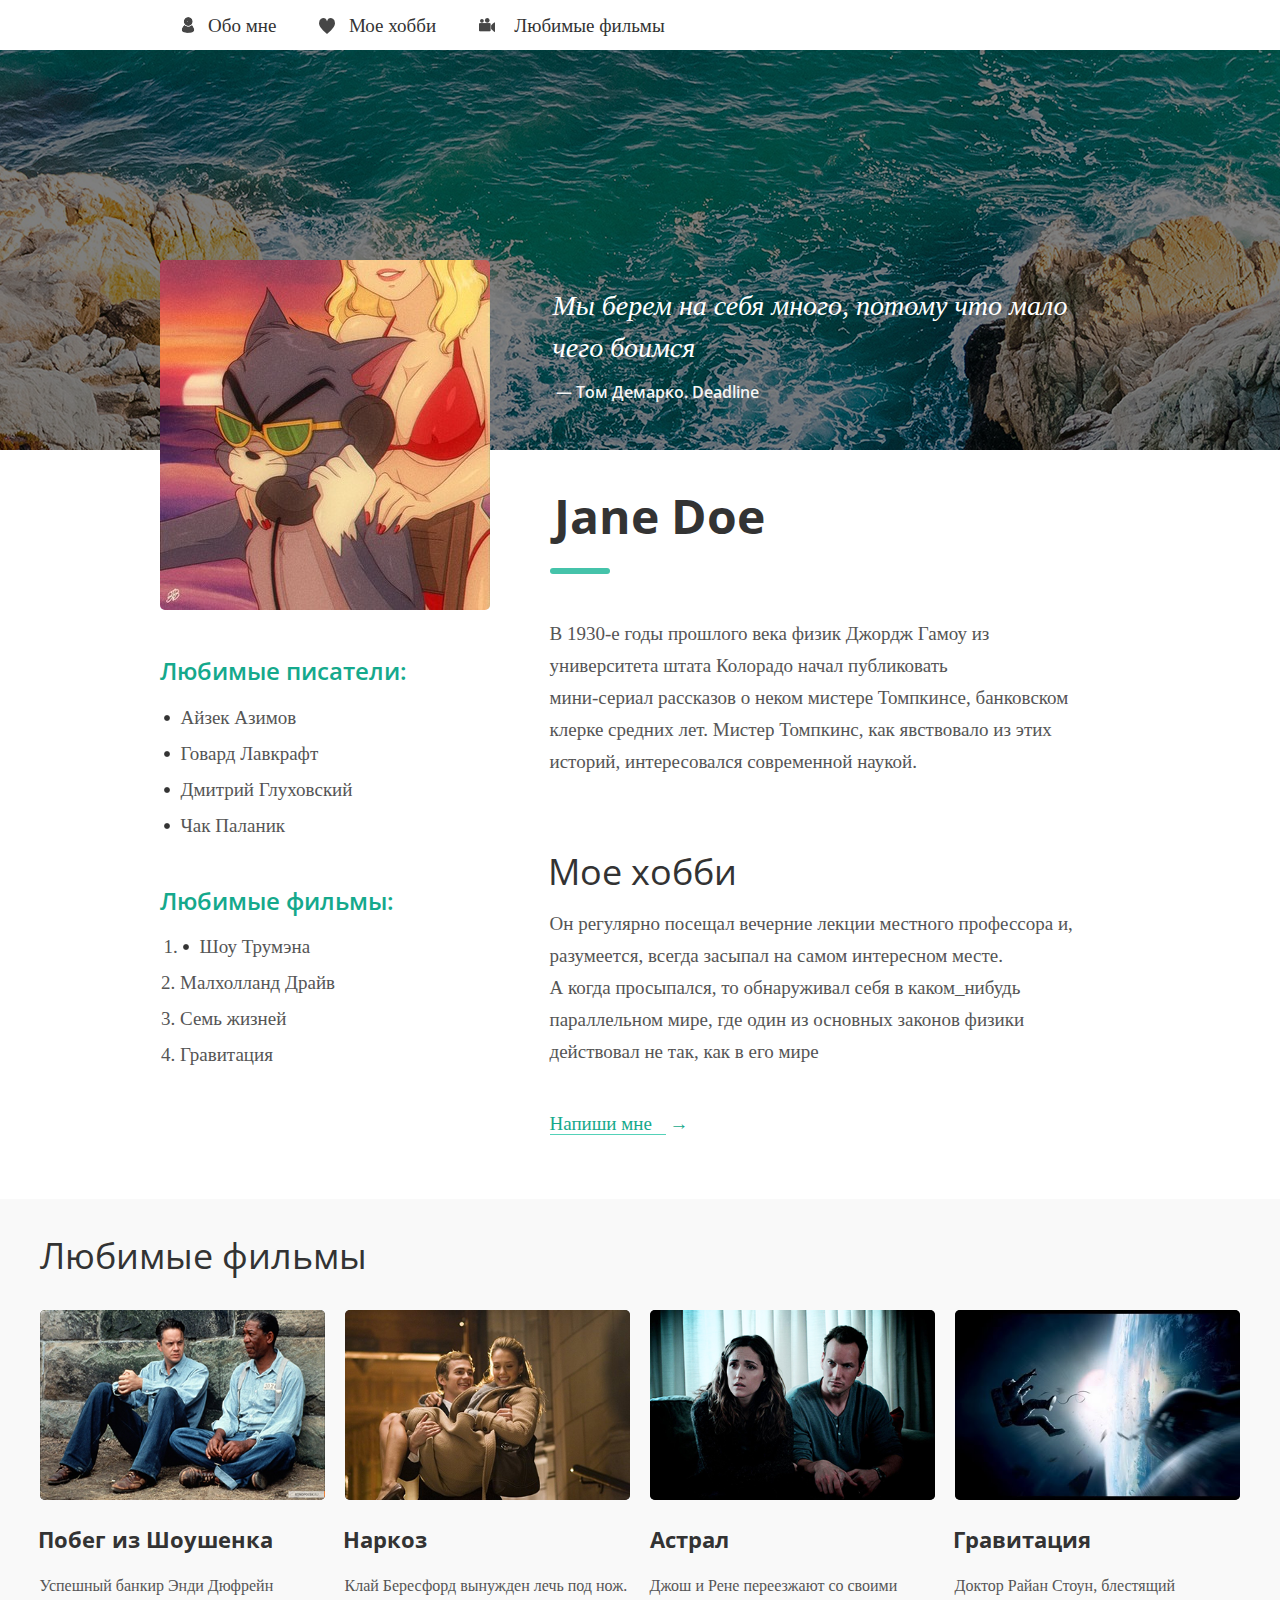
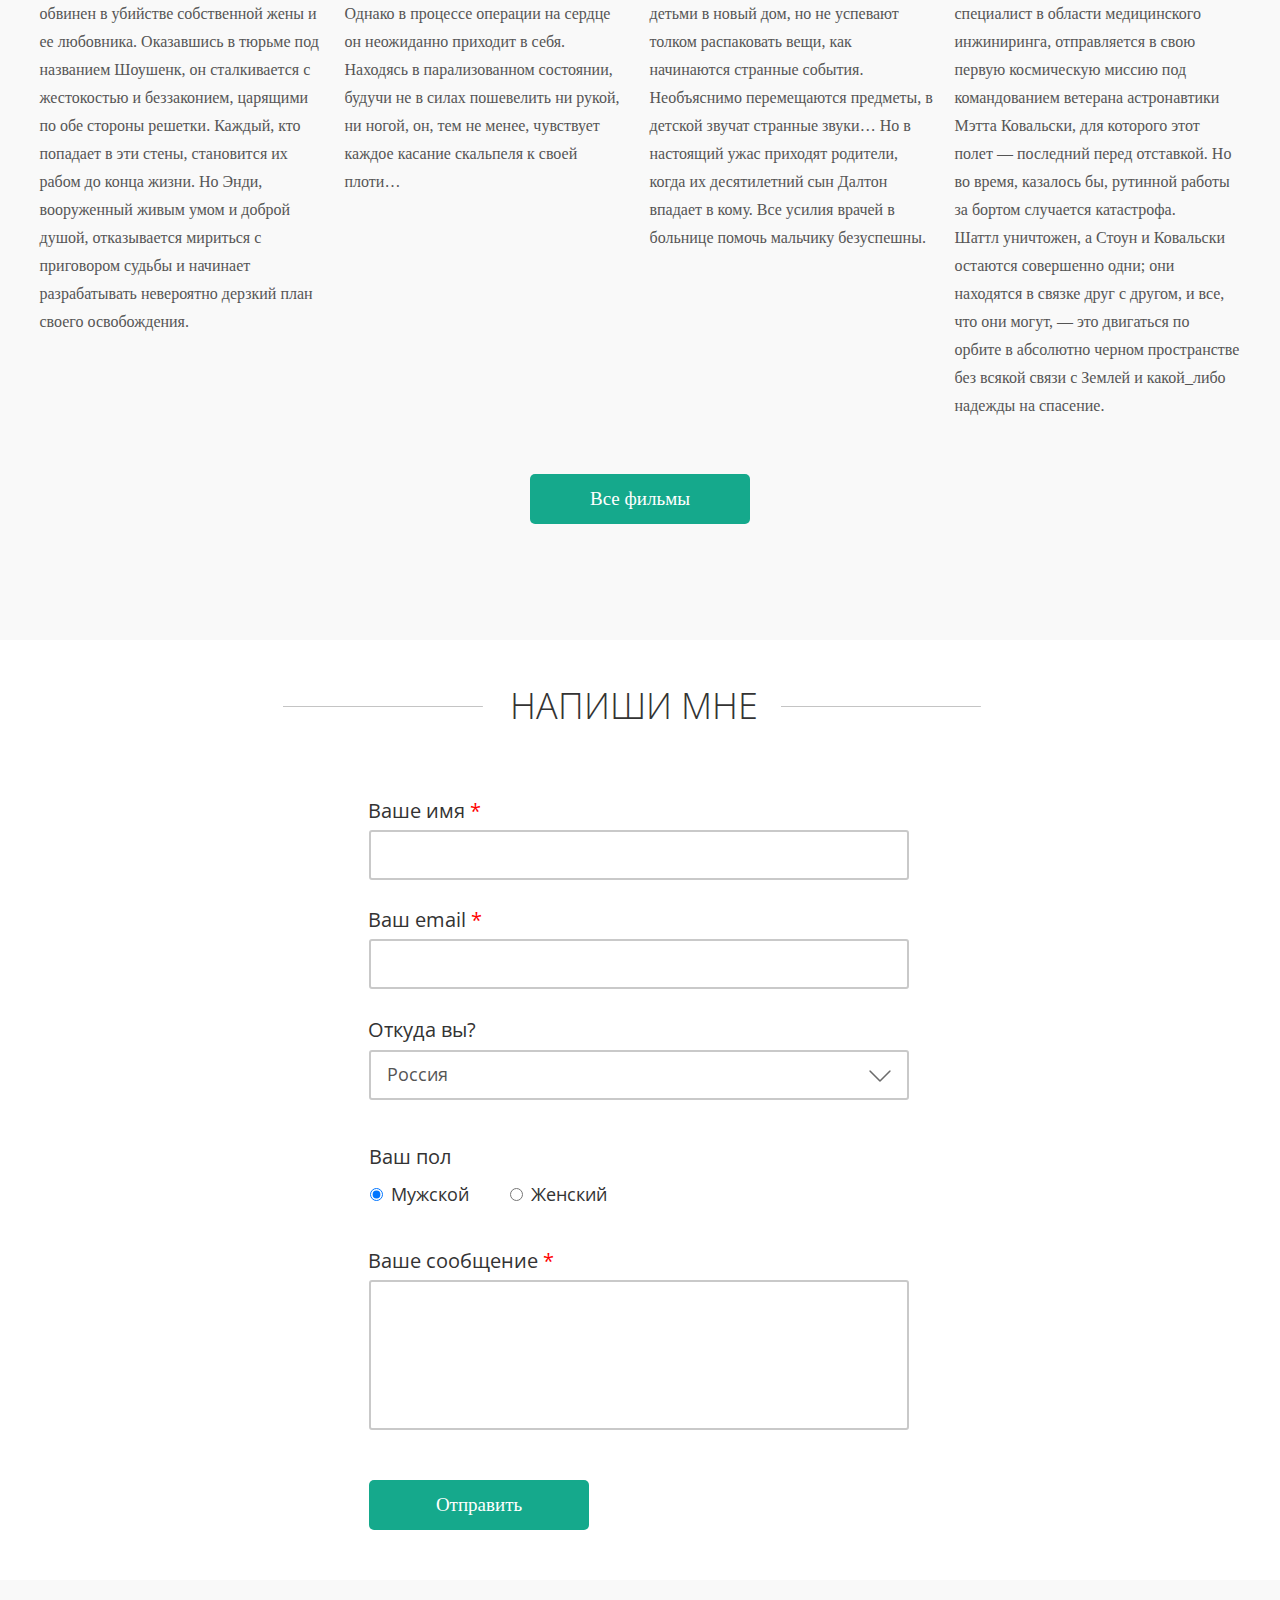
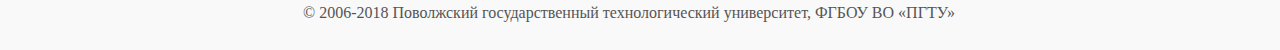
<file: lw6/lw6.1/index.html>
<!DOCTYPE html>
<html lang="ru">
  <head>
    <meta charset="UTF-8">
    <title>AnDzanDzan</title>
    <link href="https://fonts.googleapis.com/css?family=Open+Sans:300,400,600,700&display=swap&subset=cyrillic" rel="stylesheet">
    <link rel="stylesheet" href="css/films-block.css">
    <link rel="stylesheet" href="css/content-block.css">
    <link rel="stylesheet" href="css/top-content.css">
    <link rel="stylesheet" href="css/buttons.css">
    <link rel="stylesheet" href="css/main.css">
    <link rel="stylesheet" href="css/forms-block.css">
  </head>
  <body>
    <div class="main">
      <div class="top_navigation">
        <a class="button" href="#about">
          Обо мне
        </a>      
        <a class="button button_hobby" href="#hobby">
          Мое хобби
        </a>
        <a class="button button_video" href="#video">
          Любимые фильмы
        </a>
        <div class="empty"></div>
      </div>

      <div class="top_content">
        <div class="photo_blockquote">
          <img class="main_photo" alt="cot propal(" src="img/mainPhoto2.jpg">
          <div class="blockquote_block">
            <span class="blockquote_text">
              Мы берем на себя много, потому что мало чего боимся
            </span>
            <span class="blockquote_author">
              — Том Демарко. Deadline
            </span>  
          </div>
        </div>
      </div>

      <div class="content_block">  
        <div class="lists_block">
          <span class="list_head">
            Любимые писатели:
          </span>
          <ul class="list">
            <li class="list_element">Aйзек Азимов</li>
            <li class="list_element">Говард Лавкрафт</li>
            <li class="list_element">Дмитрий Глуховский</li>
            <li class="list_element">Чак Паланик</li>
          </ul>

          <span class="list_head list_head_films">
            Любимые фильмы:
          </span>
          <ol class="list list_films">
            <li class="list_element list_element_films_trumen">Шоу Трумэна</li>
            <li class="list_element list_element_films">Малхолланд Драйв</li>
            <li class="list_element list_element_films">Семь жизней</li>
            <li class="list_element list_element_films">Гравитация</li>
          </ol>
        </div>

        <div class="inform_block">
          <h1 class="inform_block_first_head" id="about">Jane Doe</h1>  
          <p class="inform_block_text">
            В 1930-е годы прошлого века физик Джордж Гамоу из университета штата Колорадо начал
            публиковать <br> мини-сериал рассказов о неком мистере Томпкинсе, банковском клерке средних лет.
            Мистер Томпкинс, как явствовало из этих историй, интересовался современной наукой. 
          </p>

          <h2 class="inform_block_second_head" id="hobby">Мое хобби</h2>
          <p class="inform_block_text inform_block_text_hobby">
            Он регулярно посещал вечерние лекции местного профессора и, разумеется, всегда засыпал
            на самом интересном месте.<br> А когда просыпался, то обнаруживал себя в каком_нибудь параллельном
            мире, где один из основных законов физики действовал не так, как в его мире
          </p>

          <div class="letter">
            <a href="#" class="letter_words">
              Напиши мне
            </a>
            <div class="letter_words letter_words_pointer">
              &rarr;
            </div>
          </div>
        </div>
      </div> 

      <div class="films_background">  
        <div class="films_block">
          <h3 class="film_header" id="video">Любимые фильмы</h3>

          <div class="films_articles_block">
            <div class="film_column">
              <img alt="PoteryaPoter=(" src="img/film1.png" class="image">
              <span class="film_name">
                Побег из Шоушенка
              </span>
              <p class="film_text">
                Успешный банкир Энди Дюфрейн обвинен в убийстве собственной жены и ее любовника. 
                Оказавшись в тюрьме под названием Шоушенк, он сталкивается с жестокостью и беззаконием,
                царящими по обе стороны решетки. Каждый, кто попадает в эти стены, становится их рабом 
                до конца жизни. Но Энди, вооруженный живым умом и доброй душой, отказывается мириться с
                приговором судьбы и начинает разрабатывать невероятно дерзкий план своего освобождения.
              </p>
            </div>

            <div class="film_column">
              <img alt="PoteryaPoter=(" src="img/film2.png" class="image">
              <span class="film_name">
                Наркоз
              </span>
              <p class="film_text">
                Клай Бересфорд вынужден лечь под нож. Однако в процессе операции на сердце он неожиданно
                приходит в себя. Находясь в парализованном состоянии, будучи не в силах пошевелить ни рукой,
                ни ногой, он, тем не менее, чувствует каждое касание скальпеля к своей плоти…
              </p>
            </div>

            <div class="film_column">
              <img alt="PoteryaPoter=(" src="img/film3.png" class="image">
              <span class="film_name film_name_astral">
                Астрал
              </span>
              <p class="film_text">
                Джош и Рене переезжают со своими детьми в новый дом, но не успевают толком распаковать вещи,
                как начинаются странные события. Необъяснимо перемещаются предметы, в детской звучат 
                странные звуки… Но в настоящий ужас приходят родители, когда их десятилетний сын Далтон впадает
                в кому. Все усилия врачей в больнице помочь мальчику безуспешны.
              </p>
            </div>

            <div class="film_column">
              <img alt="PoteryaPoter=(" src="img/film4.png" class="image">
              <span class="film_name">
                Гравитация
              </span>
              <p class="film_text">
                Доктор Райан Стоун, блестящий специалист в области медицинского инжиниринга, отправляется в свою 
                первую космическую миссию под командованием ветерана астронавтики Мэтта Ковальски, для которого 
                этот полет — последний перед отставкой. Но во время, казалось бы, рутинной работы за бортом случается
                катастрофа. <br>Шаттл уничтожен, а Стоун и Ковальски остаются совершенно одни; они находятся в связке друг
                с другом, и все, что они могут, — это двигаться по орбите в абсолютно черном пространстве без всякой 
                связи с Землей и какой_либо надежды на спасение.
              </p>
            </div>
          </div>    

          <a class="button button_films" href="#">
            Все фильмы
          </a>
        </div>          
      </div>  

      <div class="forms_block">
        <form action="" method="GET">
          <h2 class="forms_head_text">НАПИШИ МНЕ</h2>

          <div class="form_window">
            <label class="form_name_marked" for="first_name">Ваше имя</label>
            <input class="form_feel" type="text" name="first_name" id="first_name" value="" autocomplete="off" /> <br />
          </div>

          <div class="form_window form_window_email">
            <label class="form_name_marked" for="email">Ваш email</label> 
            <input class="form_feel" type="text" name="email" id="email" value="" autocomplete="off" /> <br />
          </div>

          <div class="form_window form_window_country" for="country">
            <label class="form_name">Откуда вы?</label> 
            <select class="form_feel form_feel_select" type="text" name="country" autocomplete="off">
              <option>Россия</option>
              <option>Урюпинск</option>
           </select>
 
          </div>
           
          <div class="gender">
            <span class="gender_name">Ваш пол</span>
            <div class="gender_choice">
              <input type="radio" name="Radbut" id="men" value="МУЖСКОЙ" checked />
              <label for="men">
                <span>Мужской</span>
              </label>
            </div>
            <div class="gender_choice">
              <input type="radio" name="Radbut" id="women" value="ЖЕНСКИЙ" />
              <label for="women">
                <span>Женский</span>
              </label>
            </div> 
          </div>
          
          <div class="text_area">
            <label class="form_name_marked" for="text">Ваше сообщение</label> 
            <textarea class="form_feel form_feel_textarea" type="text" id="text" name="massege" value="" autocomplete="off"></textarea>
          </div>

          <div>
            <button class="button button_sent" type="submit">
              Отправить
            </button>  
          </div>
        </form>
      </div>

      <div class="footer">
        © 2006-2018 Поволжский государственный технологический университет, ФГБОУ ВО «ПГТУ»
      </div>  
    </div>
  </body>    
</html>
</file>
<file: lab6/css/films-block.css>
.film-header
{
    display: block;
    margin-left: 40px;
    margin-bottom: 0;
    font: 400 36px/42px Open Sans;
    color: #333333;
}

.films-articles-block
{
    display: flex;
    flex-basis: auto;
    flex-flow: row wrap;
    justify-content: space-between; 
    margin: 31px 0 0 38px ; 
}

.film-column
{
    display: block;
    margin: 0 19px 0 1px;
    width: 285px;
    height: auto;
}
.image
{
    display: block;
    margin-top: 2px;
    width: 285px;
    height: 190px;
    border-radius: 5px;
    background-color: #464646;
}
.film-name
{
    display: block;
    margin-top: 23px;
    margin-left: -1.5px;
    font: 700 22px/32px Open Sans;
    color: #333333;
}
.film-name_astral
{
    margin-left: 0.5px;
}

.film-text
{
    display: block;
    margin-top: -5px;
    margin-left: 0.5px;
    width: 285px;
    height: auto;
    font: 16px/28px Georgia;
    color: #555555;
}
</file>
<file: lab6/css/content-block.css>
.main-photo
{
    display: block;
    width: 330px;
    height: 350px; 
    border-radius: 5px;  
}

.lists-block
{
    display: flex;
    flex-direction: column;
    justify-content: flex-start;
    width: 393px;
}
.list-head
{
    display: block;
    margin: 44px 0 0;
    font: 600 24px Open Sans, sans-serif;
    line-height: 32px; 
    color: #15a98c;  
}
.list-head_films
{
    margin: 41px 0 0;
}
.list
{
    display: block;
    margin: 13px 0 0;
    padding-left: 21px;    
    list-style: none;
    text-align: left;
}
.list_films
{
    margin: 12px 0 0 -2px;
    list-style: decimal;
    height: 256px;
}
.list-element
{
    margin: 0 0 0 -17px;
    text-indent: 17px;
    font: 19px Georgia;
    line-height: 36px;
    background-image: url("../img/marker.png");
    background-repeat: no-repeat;
    background-position-y: 15px ;
    color: #555555;
}
.list-element_films
{
    margin: 0 0 0 1.5px;
    text-indent: unset;
    background-image: none;
}
.list-element_films-trumen
{
    margin: 0 0 0 -1px;
    text-indent: unset;
    background-image: none;
}


.inform-block
{
    display: flex;
    flex-direction: column;
    margin: -198px 0 0 0;
    max-width: 524px;
    max-height: 900px;
}
.citata-block
{
    display: block;
    margin: 24px 0 0 63px;
    width: 530px;
    height: 135px;
}
.citata-text
{
    display: block;
    margin: 0 auto;
    font: italic 28px Georgia;
    text-align: left;
    line-height: 42px;
    color: #ffffff;

}
.citata-avtor
{
    display: block;
    margin: 2px 0 0 3.5px;
    height: 50px;
    font: normal 600 16px/42px Open Sans;
    color: #f5f5f5;
}
.inform-block-head-jane
{
    display: block;
    margin-left: 1px;
    margin-top: 82px;
    font: 700 48px/42px Open Sans;
    color: #333333;
}
.inform-block-head-jane:after
{
    display: block;
    margin: 31px 0 0 -4px;
    width: 60px;
    height: 6px;
    content: " ";
    border-radius: 3px;
    background-color: #45c3aa;
}
.inform-block-head-hobby
{
    display: block;
    margin-top: 35px;
    margin-left: -5px;
    font: 400 36px/42px Open Sans;
    color: #333333;
}
.inform-block-text
{
    display: block;
    margin-top: 12px;
    margin-left: -3px;
    width: 518px;
    height: 180px;
    font: 19px/32px Georgia;
    text-align: left;
    color: #555555;
}
.inform-block-text_hobby
{
    margin-top: -15px;
    margin-bottom: 0;
    width: 566px;
    height: 161px;
}

.letter
{
    display: flex;
    flex-direction: row;
    margin: 40px 0 0 -3px;
    width: 170;
    height: 42; 
}
.letter-words
{
    display: block;
    margin-top: -2px;
    width: 116px;
    height: 27px;
    font: 19px/35px Georgia;
    text-decoration: none;
    color: #15a98b;
    border-bottom: 1.5px inset #54d1b8;
}
.letter-words_pointer
{
    width: 20;
    margin-left: 5px;
    border-bottom: none;
}
</file>
<file: lab6/css/buttons.css>
.button
{
    display: block;
    width: 140px;
    height: 50px;
    text-decoration: none;
    text-align: center;
    text-indent: 26px;
    font: 19px Georgia; 
    line-height: 51px;
    color: #333333;
    background: rgba(0, 0, 0, 0) url("../img/about_me_icon2.png") no-repeat;
    background-position-x: 20px;
    background-position-y: 17px;
}
.button:hover,
.button:focus
{
    color: aliceblue;
    background-image: url("../img/about_me_icon.png");
    background-color: #15a98c;
}

.button_hobby
{
    width: 160px;
    background-image: url("../img/hobby_icon.png");
    background-position-y: 19px;
}
.button_hobby:hover,
.button_hobby:focus
{
    background-image: url("../img/hobby_icon2.png");
}

.button_video
{
    width: 234px;
    background-image: url("../img/video_icon.png");
}
.button_video:hover,
.button_video:focus
{
    background-image: url("../img/video_icon2.png");
}

.empty
{
    width: 460px;
    height: 0;
}

.button_films
{
    margin: 38px auto 0 ;
    text-indent: 0;
    width: 220px;
    height: 50px;
    border-radius: 5px;
    background-image: unset;
    background-color: #15a98c;
}
.button_films:hover,
.button_films:focus
{
    background-image: none;
}

.button_sent
{
  margin: 35px 0 0 115px;
  text-indent: unset;
  line-height: 40px;
  width: 220px;
  height: 50px;
  border-radius: 5px;
  background-image: none;
  border: none;
}
.button_sent:hover,
.button_sent:focus
{
  background-color: #15a98c; 
  background-image: none;
}
</file>
<file: lab6/css/main.css>
.main
{
    display: flex;
    flex-basis: auto;
    flex-direction: column;   
}

.top-navigation
{
    display: flex;
    flex-basis: auto;
    flex-flow: row wrap;
    justify-content: flex-start;
    margin: 0 auto;
    max-width: 940px;
}
.main-background
{
    display: block;
    background-image: url("../img/background.png");
    min-width: 100%;
    height: 400px;
    background-size: cover; 
    filter: brightness(50%); 
}
.content-block
{
    display: flex;
    flex-basis: auto;
    flex-flow:  row wrap;
    margin: -189px auto 0 ;
    max-width: 940px;
    min-height: 915px;
    filter: brightness(100%);
}
.films-background
{
    margin-top: 13px;
    min-width: 100%;
    min-height: 1042px;
    background-color: #f9f9f9;
}
.films-block
{
    display: flex;
    flex-basis: auto;
    flex-direction: column;
    margin: 1px auto;
    max-width: 1258px; 
    background-color: #f9f9f9;
}
.forms-block
{
    display: flex;
    flex-basis: auto;
    flex-direction: column;
    margin: 0 auto;
    margin-top: 45px;
    width: 750px;
    height: 824px;
}

.footer
{
    display: block;
    margin: 70px 0 0 -1px;
    min-width: 100%;
    min-height: 70px;
    background-color: #f9f9f9;
}

.footer-text
{
    display: block;
    margin: 18px auto;
    max-width: 738px;
    text-align: center;
    font: 16px/32px Georgia;
    color: #555555;
}
</file>
<file: lab6/css/forms-block.css>
.forms-head
{
  display: flex;
  flex-direction: row;
  align-items: center;
  height: 40px;
  justify-content: space-between;
  margin-left: 28px;
  width: 700px;
}

.forms-img
{
  display: block;
  margin-top: 2px;
  width: 200px;
  height: 1px;
}

.forms-head-text
{
  display: block;
  width: 257px;
  height: 40px;
  margin-left: 15px;
  font: 300 36px/42px Open Sans;
  color: #333333;
}
.form-window
{
  display: flex;
  flex-direction: column;
  justify-content: space-between;
  margin: 70px 0 0 114.5px;
  width: 540px;
  height: 85px;
}
.form-window_email
{
  margin-top: 24px;
}
.form-window_country
{
  margin-top: 25px;
}

.form-feel
{
  display: block;
  margin: 3px 0 0 1px;
  padding: 12px;
  padding-left: 19px;
  width: 505px;
  border-radius: 3px;
  border: 2px solid #c9c9c9;
  font-size: 19px;
  outline: unset;
}
.form-feel:active,
.form-feel:focus
{

  border-color: #21d1ae;
}

.form-feel_select
{
  width: 540px;
  margin-top: 4px;
  font-size: 18px;
  padding: 6px 7px 8px 16px;
  line-height: 32px;
  color: #555555;
  font-family: "Open Sans";
  font-weight: 400;    
  -webkit-appearance: none;
  -moz-appearance: none;
  appearance: none;
  background: url("../img/arrow_down.png") no-repeat;
  background-position-x: 498px;
  background-position-y: 18px;
}

.form-feel_textarea
{
  overflow: auto;
  height: 122px;
  resize: none; 
}

.form-name
{
  font: 400 20px/32px Open Sans;
  color: #333333;
}
.form-name_marker
{
  color: red;
}

.radio-name
{
  display: block;
  font: 400 20px/32px Open Sans;
  color: #333333;
}
.radio
{
  width: 540px;
  height: 80px;
  margin: 42px 0 0 115px;
}

.radio-choice
{
  display: block;
  margin: 5px 4px 0 -4px;
  width: 140px;
  height: 30px;
  float: left;
  font: 400 18px/32px Open Sans;
  color: #333333;
}

.text-area
{
  width: 572px;
  height: 200px;
  margin: 24px 0 0 114.5px ;
}
</file>
<file: lw5.1/css/content-block.css>
.main-photo
{
    display: block;
    width: 330px;
    height: 350px; 
    border-radius: 5px;  
}

.lists-block
{
    display: flex;
    flex-direction: column;
    justify-content: flex-start;
    margin-top: 1px;
    width: 393px;
}
.list-head
{
    display: block;
    margin: 44px 0 0;
    font: 600 24px Open Sans, sans-serif;
    line-height: 32px; 
    color: #15a98c;  
}
.list-head_films
{
    margin: 41px 0 0;
}
.list
{
    display: block;
    margin: 13px 0 0;
    padding-left: 21px;
    list-style: none;    
    text-align: left;
}
.list_films
{
    margin: 12px 0 0 -2px;
    list-style: decimal;
    height: 170px;
}
.list-element
{
    margin: 0 0 0 -17px;
    text-indent: 17px;
    font: 19px Georgia;
    line-height: 36px;
    background-image: url("../img/marker.png");
    background-repeat: no-repeat;
    background-position-y: 15px ;
    color: #555555;
}
.list-element_films
{
    margin: 0 0 0 1.5px;
    text-indent: unset;
    background-image: none;
}
.list-element_films-trumen
{
    margin: 0 0 0 -1px;
    text-indent: unset;
    background-image: none;
}

.citata-block
{
    display: block;
    margin: 50px 0 0 60px;
    padding: 0;
    width: 530px;
    height: 185px;
    background: url("../img/tochka.png") no-repeat;
}

.inform-block
{
    display: flex;
    flex-direction: column;
    margin: -37px 0 0 0;
    max-width: 520px;
    max-height: 850px;  
}
.inform-block-head-jane
{
    display: block;
    margin-left: 1px;
    margin-top: 82px;
    font: 700 48px/42px Open Sans;
    color: #333333;
}
.inform-block-head-jane:after
{
    display: block;
    margin: 31px 0 0 -4px;
    width: 60px;
    height: 6px;
    content: " ";
    border-radius: 3px;
    background-color: #45c3aa;
}
.inform-block-head-hobby
{
    display: block;
    margin-top: 35px;
    margin-left: -5px;
    font: 400 36px/42px Open Sans;
    color: #333333;
}
.inform-block-text
{
    display: block;
    margin-top: 12px;
    margin-left: -3px;
    width: 518px;
    height: 180px;
    font: 19px/32px Georgia;
    text-align: left;
    color: #555555;
}
.inform-block-text_hobby
{
    margin-top: -15px;
    margin-bottom: 0;
    width: 566px;
    height: 161px;
}

.letter
{
    display: flex;
    flex-direction: row;
    margin: 40px 0 0 -3px;
    width: 170;
    height: 42; 
}
.letter-words
{
    display: block;
    margin-top: -2px;
    width: 116px;
    height: 27px;
    font: 19px/35px Georgia;
    text-decoration: none;
    color: #15a98b;
    border-bottom: 1.5px inset #54d1b8;
}
.letter-words_pointer
{
    width: 20px;
    margin-left: 4px;
    border-bottom: none;
}
</file>
<file: lw5.1/css/main.css>
.main
{
    display: flex;
    flex-basis: auto;
    flex-direction: column; 
    justify-content: space-between; 
}

.content-block
{
    display: flex;
    flex-basis: auto;
    flex-flow:  row wrap;
    margin: 97px auto ;
    width: 1000px;
    filter: brightness(100%);
}
</file>
<file: lw5.2/css/films-block.css>
.film-header
{
    display: block;
    margin-bottom: 0;
    font: 400 36px/41px "Open Sans";
    color: #333333;
}

.films-articles-block
{
    display: flex;
    flex-basis: auto;
    flex-flow: row wrap;
    justify-content: space-between; 
    margin: 32px 0 0 0;
    width: 1200px;
}

.film-column
{
    display: block;
    width: 285px;
}
.image
{
    display: block;
    margin-top: 2px;
    width: 285px;
    height: 190px;
    border-radius: 5px;
    background-color: #464646;
}
.film-name
{
    display: block;
    margin: 23px 0 0 0;
    width: 280px;
    text-indent: -2px;
    font: 700 22px/32px "Open Sans";
    color: #333333;
}
.film-name_astral
{
    text-indent: 0.3px;
}
.film-text
{
    display: block;
    margin: 17px 0 0 0;
    width: 285px;
    height: auto;
    font: 16px/28px Georgia;
    color: #555555;
}
</file>
<file: lw5.2/css/content-block.css>
.lists-block
{
    display: flex;
    flex-direction: column;
    justify-content: flex-start;
    margin-top: 161px;
    width: 390px;
}
.list-head
{
    display: block;
    margin: 44px 0 0;
    font: 600 24px/32px "Open Sans", "sans-serif";
    color: #15a98c;  
}
.list-head_films
{
    margin: 41px 0 0;
}
.list
{
    display: block;
    padding: 0;
    margin: 13px 0 0;
    width: 330px;
    list-style: none;    
    text-align: left;
}
.list_films
{
    margin: 12px 0 0 19px;
    height: 170px;
    list-style: decimal;
}
.list-element
{
    margin: 0 0 0 4px;
    width: 280px;
    text-indent: 17px;
    font: 19px/36px Georgia;
    background: url("../img/marker.png") no-repeat;
    background-position-y: 15px ;
    color: #555555;
}
.list-element_films
{
    margin: 0 0 0 1.5px;
    text-indent: unset;
    background-image: none;
}
.list-element_films-trumen
{
    margin: 0 0 0 -1px;
    text-indent: unset;
    background-image: none;
}

.inform-block
{
    display: flex;
    flex-direction: column;
    width: 565px;
    height: 700px;
}
.inform-block-first-head
{
    display: block;
    margin: 45px 0 0 4px;
    font: 700 48px/42px "Open Sans";
    color: #333333;
}
.inform-block-first-head:after
{
    display: block;
    margin: 31px 0 0 -4px;
    width: 60px;
    height: 6px;
    content: "";
    border-radius: 3px;
    background-color: #45c3aa;
}
.inform-block-second-head
{
    display: block;
    margin: 25px 0 0 0;
    width: 300px;
    text-indent: -2px;
    font: 400 36px/42px "Open Sans";
    color: #333333;
}
.inform-block-text
{
    display: block;
    margin-top: 44px;
    width: 521px;
    height: 190px;
    font: 19px/32px Georgia;
    text-align: left;
    color: #555555;
}
.inform-block-text_hobby
{
    margin: 15px 0 0 0;
    display: block;
    width: 566px;
    height: 161px;
}

.letter
{
    display: flex;
    flex-direction: row;
    margin: 40px 0 0 0;
    width: 170px;
    height: 42px;
}
.letter-words
{
    display: block;
    margin-top: -2px;
    width: 116px;
    height: 28px;
    font: 19px/35px Georgia;
    text-decoration: none;
    color: #15a98b;
    border-bottom: 1.5px inset #54d1b8;
}
.letter-words_pointer
{
    width: 20px;
    margin-left: 4px;
    border-bottom: none;
}
</file>
<file: lw5.2/css/top-content.css>
.photo-blockquote
{
    display: block;
    position: relative;
    margin: 0 auto;
    width: 960px;
    height: 400px;
}
.main-photo
{
    display: block;
    position: absolute;
    margin: 210px 0 0 0; 
    width: 330px;
    height: 350px; 
    border-radius: 5px;  
}
.blockquote-block
{
    display: block;
    position: absolute;
    margin: 235px 0 0 392.5px;
    width: 530px;
    height: 135px;
}
.blockquote-text
{
    display: block;
    margin: 0 auto;
    font: 100 italic 28px/42px Georgia;
    text-align: left;
    color: #ffffff;

}
.blockquote-author
{
    display: block;
    margin: 2px 0 0 3px;
    height: 50px;
    font: normal 600 16px/42px "Open Sans";
    color: #f5f5f5;
}
</file>
<file: lw5.2/css/buttons.css>
.button
{
    display: block;
    width: 140px;
    height: 50px;
    text-decoration: none;
    text-align: center;
    text-indent: 24.5px;
    font: 19px/52px Georgia; 
    color: #333333;
    background: rgba(0, 0, 0, 0) url("../img/about_me_icon2.png") no-repeat;
    background-position-x: 21px;
    background-position-y: 17px;
}
.button:hover,
.button:focus
{
    color: aliceblue;
    background-image: url("../img/about_me_icon.png");
    background-color: #15a98c;
}

.button_hobby
{
    width: 160px;
    background-image: url("../img/hobby_icon.png");
    text-indent: 25px;
    background-position-x: 19px;
    background-position-y: 18px;
}
.button_hobby:hover,
.button_hobby:focus
{
    background-image: url("../img/hobby_icon2.png");
}

.button_video
{
    width: 234px;
    background-image: url("../img/video_icon.png");
    text-indent: 25px;
    background-position-x: 19px;
}
.button_video:hover,
.button_video:focus
{
    background-image: url("../img/video_icon2.png");
}


.empty
{
    width: 460px;
    height: 0;
}

.button_films
{
    margin: 54px 0 0 480px;
    text-indent: 0;
    width: 220px;
    height: 50px;
    border-radius: 5px;
    background-image: unset;
    background-color: #15a98c;
    color: white;
    line-height: 49px;
}

.button_films:hover,
.button_films:focus
{
    background-image: none;
}
</file>
<file: lw5.2/css/main.css>
body
{
    margin: 0;
}
.main
{
    display: block;
    width: 100%;
}
.top-navigation
{
    display: flex;
    flex-basis: auto;
    flex-flow: row wrap;
    justify-content: flex-start;
    margin: 0 auto;
    width: 960px;
}
.top-content
{
    display: block;
    position: relative;
    width: 100%;
    height: 400px;
    background: url("../img/background.png") no-repeat;
    background-position-y: top;
    background-position-x: center; 
}
.content-block
{
    display: flex;
    flex-basis: auto;
    flex-flow: row wrap;
    margin: 0 auto;
    width: 961px;
    height: 700px;
}
.films-block
{
    display: flex;
    flex-direction: column;
    margin: 49px auto 0;
    width: 1201px;
    height: 982px;
}
.footer
{
    display: flex;
    flex-direction: column;
    margin: 69px auto 0;
    width: 100%;
    height: 70px;
    background-color: #f5f5f5;
}

.footer-text
{
    display: block;
    margin: 20px auto;
    width: 735px;
    text-align: left;
    font: 16px/32px Georgia;
    color: #555555;
}
</file>
<file: lw6.1/css/films-block.css>
.film-header
{
    display: block;
    margin-bottom: 0;
    font: 400 36px/41px "Open Sans";
    color: #333333;
}

.films-articles-block
{
    display: flex;
    flex-basis: auto;
    flex-flow: row wrap;
    justify-content: space-between; 
    margin: 32px 0 0 0;
    width: 1200px;
}

.film-column
{
    display: block;
    width: 285px;
}
.image
{
    display: block;
    margin-top: 2px;
    width: 285px;
    height: 190px;
    border-radius: 5px;
    background-color: #464646;
}
.film-name
{
    display: block;
    margin: 23px 0 0 0;
    width: 280px;
    text-indent: -2px;
    font: 700 22px/32px "Open Sans";
    color: #333333;
}
.film-name_astral
{
    text-indent: 0.3px;
}
.film-text
{
    display: block;
    margin: 17px 0 0 0;
    width: 285px;
    height: auto;
    font: 16px/28px Georgia;
    color: #555555;
}
</file>
<file: lw6.1/css/content-block.css>
.lists-block
{
    display: flex;
    flex-direction: column;
    justify-content: flex-start;
    margin-top: 161px;
    width: 390px;
}
.list-head
{
    display: block;
    margin: 44px 0 0;
    font: 600 24px/32px "Open Sans", "sans-serif";
    color: #15a98c;  
}
.list-head_films
{
    margin: 41px 0 0;
}
.list
{
    display: block;
    padding: 0;
    margin: 13px 0 0;
    width: 330px;
    list-style: none;    
    text-align: left;
}
.list_films
{
    margin: 12px 0 0 19px;
    height: 170px;
    list-style: decimal;
}
.list-element
{
    margin: 0 0 0 4px;
    width: 280px;
    text-indent: 17px;
    font: 19px/36px Georgia;
    background: url("../img/marker.png") no-repeat;
    background-position-y: 15px ;
    color: #555555;
}
.list-element_films
{
    margin: 0 0 0 1.5px;
    text-indent: unset;
    background-image: none;
}
.list-element_films-trumen
{
    margin: 0 0 0 -1px;
    text-indent: unset;
    background-image: none;
}

.inform-block
{
    display: flex;
    flex-direction: column;
    width: 565px;
    height: 700px;
}
.inform-block-first-head
{
    display: block;
    margin: 45px 0 0 4px;
    font: 700 48px/42px "Open Sans";
    color: #333333;
}
.inform-block-first-head:after
{
    display: block;
    margin: 31px 0 0 -4px;
    width: 60px;
    height: 6px;
    content: "";
    border-radius: 3px;
    background-color: #45c3aa;
}
.inform-block-second-head
{
    display: block;
    margin: 25px 0 0 0;
    width: 300px;
    text-indent: -2px;
    font: 400 36px/42px "Open Sans";
    color: #333333;
}
.inform-block-text
{
    display: block;
    margin-top: 44px;
    width: 521px;
    height: 190px;
    font: 19px/32px Georgia;
    text-align: left;
    color: #555555;
}
.inform-block-text_hobby
{
    margin: 15px 0 0 0;
    display: block;
    width: 566px;
    height: 161px;
}

.letter
{
    display: flex;
    flex-direction: row;
    margin: 40px 0 0 0;
    width: 170px;
    height: 42px;
}
.letter-words
{
    display: block;
    margin-top: -2px;
    width: 116px;
    height: 28px;
    font: 19px/35px Georgia;
    text-decoration: none;
    color: #15a98b;
    border-bottom: 1.5px inset #54d1b8;
}
.letter-words_pointer
{
    width: 20px;
    margin-left: 4px;
    border-bottom: none;
}
</file>
<file: lw6.1/css/top-content.css>
.photo-blockquote
{
    display: block;
    position: relative;
    margin: 0 auto;
    width: 960px;
    height: 400px;
}
.main-photo
{
    display: block;
    position: absolute;
    margin: 210px 0 0 0; 
    width: 330px;
    height: 350px; 
    border-radius: 5px;  
}
.blockquote-block
{
    display: block;
    position: absolute;
    margin: 235px 0 0 392.5px;
    width: 530px;
    height: 135px;
}
.blockquote-text
{
    display: block;
    margin: 0 auto;
    font: 100 italic 28px/42px Georgia;
    text-align: left;
    color: #ffffff;
}
.blockquote-author
{
    display: block;
    margin: 2px 0 0 3px;
    height: 50px;
    font: normal 600 16px/42px "Open Sans";
    color: #f5f5f5;
}
</file>
<file: lw6.1/css/buttons.css>
.button
{
    display: block;
    width: 140px;
    height: 50px;
    text-decoration: none;
    text-align: center;
    text-indent: 24.5px;
    font: 19px/52px Georgia; 
    color: #333333;
    background: rgba(0, 0, 0, 0) url("../img/about_me_icon2.png") no-repeat;
    background-position-x: 21px;
    background-position-y: 17px;
}
.button:hover,
.button:focus
{
    color: aliceblue;
    background-image: url("../img/about_me_icon.png");
    background-color: #15a98c;
}

.button_hobby
{
    width: 160px;
    background-image: url("../img/hobby_icon.png");
    text-indent: 25px;
    background-position-x: 19px;
    background-position-y: 18px;
}
.button_hobby:hover,
.button_hobby:focus
{
    background-image: url("../img/hobby_icon2.png");
}

.button_video
{
    width: 234px;
    background-image: url("../img/video_icon.png");
    text-indent: 25px;
    background-position-x: 19px;
}
.button_video:hover,
.button_video:focus
{
    background-image: url("../img/video_icon2.png");
}


.empty
{
    width: 460px;
    height: 0;
}

.button_films
{
    margin: 54px 0 0 480px;
    text-indent: 0;
    width: 220px;
    height: 50px;
    border-radius: 5px;
    background-image: unset;
    background-color: #15a98c;
    color: white;
    line-height: 49px;
}

.button_films:hover,
.button_films:focus
{
    background-image: none;
}

.button_sent
{
    margin: 35px 0 0 104px;
    text-indent: unset;
    line-height: 40px;
    width: 220px;
    height: 50px;
    border-radius: 5px;
    background-image: none;
    background-color: #15a98c;
    color: white; 
    border: none;
}
.button_sent:hover,
.button_sent:focus
{
    background-image: none;
}
</file>
<file: lw6.1/css/main.css>
body
{
    margin: 0;
}
.main
{
    display: block;
    width: 100%;
}
.top-navigation
{
    display: flex;
    flex-basis: auto;
    flex-flow: row wrap;
    justify-content: flex-start;
    margin: 0 auto;
    width: 960px;
}
.top-content
{
    display: block;
    position: relative;
    width: 100%;
    height: 400px;
    background: url("../img/background.png") no-repeat;
    background-position-y: top;
    background-position-x: center; 
}
.content-block
{
    display: flex;
    flex-basis: auto;
    flex-flow: row wrap;
    margin: 0 auto;
    width: 961px;
    height: 700px;
}
.films-background
{
    display: block;
    margin-top: 49px;
    width: 100%;
    height: 1041px;
    background-color: #f9f9f9;
}

.films-block
{
    display: flex;
    flex-direction: column;
    margin: 15px auto 0;
    width: 1201px;
    height: 982px;
}
.forms-block
{
    display: flex;
    flex-direction: column;
    margin: 45px auto 0;
    width: 750px;
    height: 823px;
}

.footer
{
    display: block;
    margin: 72px auto 0;
    width: 100%;
    height: 70px;
    text-align: center;
    text-indent: -22px;
    font: 16px/65px Georgia;
    color: #555555;
    background-color: #f9f9f9;
}
</file>
<file: lw6.1/css/forms-block.css>
.forms-head-text
{
    display: block;
    text-indent: -1px;
    width: 257px;
    height: 40px;
    margin: 0 auto;
    font: 300 36px/42px "Open Sans";
    color: #333333;
}
.forms-head-text::before
{
    display: block;
    position: absolute;
    margin: 21px 0 0 -228px;
    content: "";
    width: 200px;
    height: 1px;
    background: url("../img/line-left.png") no-repeat;
}
.forms-head-text::after
{
    display: block;
    position: absolute;
    margin: -21px 0 0 270px;
    content: "";
    width: 200px;
    height: 1px;
    background: url("../img/line-right.png") no-repeat;
}

.form-window
{
    display: flex;
    flex-direction: column;
    justify-content: space-between;
    margin: 70px 0 0 103px;
    width: 540px;
    height: 85px;
}
.form-window_email
{
    margin-top: 24px;
}
.form-window_country
{
    margin-top: 25px;
}

.form-feel
{
    display: block;
    margin: 3px 0 0 1px;
    padding: 12px;
    padding-left: 19px;
    width: 505px;
    border-radius: 3px;
    border: 2px solid #c9c9c9;
    font-size: 19px;
    outline: unset;
}
.form-feel:active,
.form-feel:focus
{
    border-color: #21d1ae;
}

.form-feel_select
{
    width: 540px;
    margin-top: 4px;
    padding: 6px 7px 8px 16px;
    font: 400 18px/32px "Open Sans"; 
    color: #555555;    
    -webkit-appearance: none;
    -moz-appearance: none;
    appearance: none;
    background: url("../img/arrow_down.png") no-repeat;
    background-position-x: 498px;
    background-position-y: 18px;
}

.form-feel_textarea
{
    overflow: auto;
    height: 122px;
    resize: none; 
}

.form-name
{
    font: 400 20px/32px "Open Sans";
    color: #333333;
}
.form-name-marked
{
    font: 400 20px/32px "Open Sans";
    color: #333333;
}
.form-name-marked::after
{
    content: " *";
    color: red;
}

.gender-name
{
    display: block;
    font: 400 20px/32px Open Sans;
    color: #333333;
}
.gender
{
    width: 540px;
    height: 80px;
    margin: 42px 0 0 103px;
}

.gender-choice
{
    display: block;
    margin: 5px 4px 0 -4px;
    width: 140px;
    height: 30px;
    float: left;
    font: 400 18px/32px "Open Sans";
    color: #333333;
}

.text-area
{
    width: 572px;
    height: 200px;
    margin: 24px 0 0 103px ;
}
</file>
<file: mw12/css/films-block.css>
.film_header
{
    display: block;
    font: 400 36px/41px "Open Sans";
    color: #333333;
    margin: 10px auto;
}

.films_articles_block
{
    display: flex;
    flex-flow: row wrap;
    justify-content: center;
    padding: 0 6px 0; 
    margin: 0 0 0 3px;
    width: auto;  
}

.film_column
{
    display: block;
    margin-top: 45px;
    max-width: 450px;
    padding: 12px;
}

.image
{
    display: block;
    margin: 2px auto;
    max-width: 285px;
    border-radius: 5px;
    background-color: #464646;
}

.film_name
{
    display: block;
    margin: 23px auto 0;
    width: 280px;
    text-align: center;
    font: 700 22px/32px "Open Sans";
    color: #333333;
}

.film_name_astral
{
    text-indent: 0.3px;
}

.film_text
{
    display: block;
    margin: 17px 0 0 0;
    width: auto;
    height: auto;
    font: 16px/28px Georgia;
    color: #555555;
}
</file>
<file: mw12/css/forms-block.css>
.forms_head_text
{
    display: block;
    position: relative;
    text-indent: -1px;
    max-width: 257px;
    min-height: 40px;
    margin: 0 auto;
    font: 300 36px/42px "Open Sans";
    color: #333333;
}

.form_window
{
    display: flex;
    flex-direction: column;
    margin: 68px 0px 0 0;
    max-width: 340px;
    min-height: 85px;
}
.form_window_email
{
    margin-top: 5.5px;
}
.form_window_country
{
    margin-top: 7px;
}

.form_feel
{
    display: block;
    margin: 3px 0 0 1px;
    padding: 11.5px;
    padding-left: 20px;
    border-radius: 3px;
    border: 2px solid #c9c9c9;
    font-size: 20px;
    outline: unset;
}
.form_feel:active,
.form_feel:focus
{
    border-color: #21d1ae;
}

.form_feel_select
{
    margin-top: 4px;
    padding: 6px 7px 8px 16px;
    font: 400 18px/32px "Open Sans"; 
    color: #555555;    
    -webkit-appearance: none;
    -moz-appearance: none;
    appearance: none;
    background: url("../img/arrow_down.png") no-repeat 290px 20px;
}

.form_feel_textarea
{
    overflow: auto;
    width: 300px;
    height: 122px;
    resize: none; 
}

.form_name
{
    font: 400 20px/32px "Open Sans";
    color: #333333;
}
.form_name_marked
{
    font: 400 20px/32px "Open Sans";
    color: #333333;
}
.form_name_marked::after
{
    content: " *";
    color: red;
}

.gender_name
{
    display: block;
    font: 400 20px/32px "Open Sans";
    color: #333333;
}
.gender
{
    max-width: 340px;
    height: 80px;
    margin: 42px auto 0;
}

.gender_choice
{
    display: block;
    margin: 5px 4px 0 -4px;
    width: 140px;
    height: 30px;
    float: left;
    font: 400 18px/32px "Open Sans";
    color: #333333;
}

.text_area
{
    height: 200px;
    margin: 24.5px auto 0 0;
}
</file>
<file: mw12/css/content-block.css>
.lists_block
{
    display: flex;
    margin-top: 45px;
    padding-left: 10px;
    flex-direction: column;
    width: 100%;    
}

.first_list
{
    width: 270px;
    margin-right: 15px;
    padding-right: 10px;
}

.second_list
{
    width: 270px;
}


.list_head
{
    display: block;
    margin: 20px 0 0;
    font: 600 24px/32px "Open Sans", "sans-serif";
    color: #15a98c;  
}
.list
{
    display: block;
    padding: 0;
    margin: 13px 0 0;
    width: auto;
    list-style: none;    
    text-align: left;
}
.list_films
{
    margin: 12px 0 0 19px;
    height: 170px;
    list-style: decimal;
}
.list_element
{
    margin: 0 0 0 4px;
    width: 280px;
    text-indent: 17px;
    font: 19px/36px Georgia;
    background: url("../img/marker.png") no-repeat;
    background-position-y: 15px ;
    color: #555555;
}
.list_element_films
{
    margin: 0 0 0 1.5px;
    text-indent: unset;
    background-image: none;
}
.list_element_films_trumen
{
    margin: 0 0 0 -1px;
    text-indent: unset;
    background-image: none;
}

.inform_block
{
    display: flex;
    flex-direction: column;
    max-width: 565px;
    min-height: 550px;
}
.inform_block_second_head
{
    display: block;
    margin: 0 auto;
    max-width: 300px;
    text-indent: -2px;
    font: 400 36px/42px "Open Sans";
    color: #333333;
}
.inform_block_text
{
    display: block;
    padding: 5px 10px;
    margin-top: 8px;
    max-width: 521px;
    min-height: 190px;
    font: 19px/32px Georgia;
    text-align: left;
    color: #555555;
    -ms-hyphens: auto;
    -webkit-hyphens: auto;
    hyphens: auto;
}
.inform_block_text_hobby
{
    margin: 15px 0 0 0;
    display: block;
    max-width: 566px;
    min-height: 161px;
}

.letter
{
    display: block;
    margin: 15px 0 0 10px;
    max-width: 170px;
    min-height: 42px;
}
.letter_words
{
    pointer-events: none;
    display: block;
    width: 116px;
    height: 28px;
    font: 19px/36px Georgia;
    text-decoration: none;
    color: #15a98b;
    border-bottom: 1.5px inset #54d1b8;
}
.letter_words::after
{
    pointer-events: auto;
    display: block;
    width: 20px;
    position: absolute;
    margin: -36px 0 0 120px;
    content: "→";
    border-bottom: none;   
}
</file>
<file: mw12/css/top-content.css>
.main_photo
{
    display: block;
    margin: 0;  
    border-radius: 5px;  
}

.blockquote_block
{
    display: flex;
    padding: 5px 17px;
    flex-direction: column;
    justify-self: center;
    margin: 0;
    max-width: 565px;
}

.blockquote_text
{
    display: block;
    margin: 20px auto;
    font: 100 italic 28px/42px Georgia;
    text-align: left;
    color: #333333;
}

.blockquote_author
{
    display: block;
    margin: 2px 0 0 3px;
    height: 50px;
    font: normal 600 16px/42px "Open Sans";
    color: #333333;
}

.main_head
{
    display: block;
    margin: 40px auto 10px;
    font: 700 48px/42px "Open Sans";
    color: #333333;
}

.main_head:after
{
    display: block;
    margin: 31px 0 0 -4px;
    width: 210px;
    height: 6px;
    content: "";
    border-radius: 3px;
    background-color: #45c3aa;
}
</file>
<file: mw12/css/buttons.css>
.button
{
    display: block;
    width: 140px;
    height: 50px;
    text-decoration: none;
    text-align: center;
    text-indent: 24.5px;
    font: 19px/52px Georgia; 
    color: #333333;
    background: rgba(0, 0, 0, 0) url("../img/about_me_icon2.png") no-repeat 21px 17px;
}
.button:hover,
.button:focus
{
    color: aliceblue;
    background-image: url("../img/about_me_icon.png");
    background-color: #15a98c;
}

.button_hobby
{
    width: 161px;
    text-indent: 25px;
    background: rgba(0, 0, 0, 0) url("../img/hobby_icon.png") no-repeat 19px 18px;;
}
.button_hobby:hover,
.button_hobby:focus
{
    background-image: url("../img/hobby_icon2.png");
}

.button_video
{
    width: 234px;
    text-indent: 25px;
    background: rgba(0, 0, 0, 0) url("../img/video_icon.png") no-repeat 19px 17px;
}
.button_video:hover,
.button_video:focus
{
    background-image: url("../img/video_icon2.png");
}


.center_button_films
{
    margin: 54px auto;
    width: 241px;
    height: 50px;
}

.button_films
{
    display: block;
    margin: 0 0 0 0;
    text-indent: 0;
    width: 220px;
    height: 50px;
    border-radius: 5px;
    background-image: unset;
    background-color: #15a98c;
    color: white;
    line-height: 49px;
}
.button_films:hover,
.button_films:focus
{
    background-image: none;
}

.button_sent
{
    margin: 35px auto;
    text-indent: unset;
    line-height: 40px;
    width: 220px;
    height: 50px;
    border-radius: 5px;
    background-image: none;
    background-color: #15a98c;
    color: white; 
    border: none;
}
.button_sent:hover,
.button_sent:focus
{
    background-image: none;
}
</file>
<file: mw12/css/main.css>
body
{
    margin: 0;
}

.main
{   
    display: grid;
    grid-template-columns: 1fr;
    grid-template-rows: auto auto auto auto auto auto;
    grid-template-areas:
        "top_navigation"
        "top_content"
        "content_block"
        "films_block"
        "forms_block"
        "footer";            
    max-width: 1920px;
    margin: 0 auto;
}

.top_navigation
{
    display: flex;
    flex-direction: column;
    justify-content: center;
    align-items: center;
    grid-area: top_navigation;
    list-style: none;
    width: 100%;
    padding-left: 0;
    margin: 0;
}

.nav_element
{
    display: block;
}

.top_content
{
    display: flex;
    grid-area: top_content;
    margin-top: 210px;
    align-self: flex-end;
    flex-flow: row wrap;
    max-width: 962px;
    min-height: 350px;
    flex-direction: column;
    align-items: center;
}

.main_background
{
    display: block;
    grid-area: 2 / 1 / 3 / 4;
    width: 100%;
    min-height: 400px;
    background: url("../img/background.png") no-repeat top center;
}

.content_block
{
    display: flex;
    grid-area: content_block;
    flex-flow: row wrap-reverse;
    justify-content: center;
    padding: 0 7px 0 7px;
    max-width: 961px;
    min-height: 589px;
}

.films_background
{
    display: flex;
    grid-area: films_block;
    flex-direction: row;
    justify-content: center;
    margin-top: 40px;
    max-width: 1920px;
    min-height: 1041px;
    background-color: #f9f9f9;
}

.films_block
{
    display: flex;
    flex-direction: column;
    max-width: 600px;
    min-height: 982px;
    margin-top: 36px;
}

.forms_block
{
    display: flex;
    margin-top: 40px;
    grid-area: forms_block;
    padding: 10px;
    flex-direction: column;
    justify-self: center;
    align-items: center;
    padding: 5px;
}

.footer
{
    display: flex;
    grid-area: footer;
    margin-top: 10px;
    align-items: center;
    max-width: 1920px;
    min-height: 70px;
    background-color: #f5f5f5;
}

.footer_text
{
    display: block;
    padding: 0 10px 6px;
    margin: 0 auto;
    max-width: 735px;
    text-align: center;
    font: 16px/32px Georgia;
    color: #555555;
}
</file>
<file: mw12/css/media-request.css>
@media screen and (min-width: 480px)
{
    .main
    {   
        grid-template-columns: auto auto auto;
        grid-template-areas:
        " . top_navigation . "
        " . top_content . "
        " . content_block . "
        " films_block films_block films_block"
        " . forms_block . "
        "footer footer footer";
    }

    .button_films,.button_sent
    {
        width: 220px;
        height: 50px;
    } 

    .blockquote_text 
    {
        min-width: 440px;
    } 
    
    .lists_block
    {
        max-width: 565px
    }

    .film_column
    {
        max-width: 630px;
    }

    .image
    {
        min-width: 400px;
        max-width: 500px;
        height: 261px;
    }    

    .form_window
    {
        max-width: 440px;
    }

    .form_feel
    {
        width: 400px;
    }  
    
    .form_feel_select
    {
        width: 435px;
        background-position-x: 388px;
    }

    .gender
    {
        margin: 41px auto 0 0;
    }
}

@media screen and (min-width: 768px)
{    
    .top_navigation
    {
        flex-flow: row wrap;   
    }

    .films_articles_block
    {
        padding: 0;
        max-width: 902px;
        justify-content: space-between;
    }   
    
    .film_column
    {
        margin-right: 20px;
    }

    .forms_head_text::before
    {
        display: block;
        position: absolute;
        top: 21px;
        right: 285px;
        content: "";
        width: 200px;
        height: 1px;
        background: url("../img/line-left.png") no-repeat;
    }
    .forms_head_text::after
    {
        display: block;
        position: absolute;
        top: 21px;
        left: 270px;
        content: "";
        width: 200px;
        height: 1px;
        background: url("../img/line-right.png") no-repeat;
    }

    .form_window
    {
        max-width: 540px;
    }

    .form_feel
    {
        width: 505px;
    }  
    
    .form_feel_select
    {
        width: 540px;
        background-position: 498px 18px;
    }  
}


@media screen and (min-width: 1024px)
{
    .main
    {   
        grid-template-columns: auto auto auto auto auto;
        grid-template-areas:
        " . . top_navigation . . "
        " . . top_content . . "
        " . . content_block . . "
        " films_block films_block films_block films_block films_block "
        " . . forms_block . . "
        "footer footer footer footer footer";
    }

    .film_header
    {
        margin: 10px 0;
    }    

    .top_navigation
    {
        justify-content: start;
        max-width: 960px;
    }

    .top_content
    {
        min-width: 830px;
        max-width: 960px;
        flex-direction: row;
        justify-content: space-between;
        justify-content: unset;
        align-items: unset;
    }

    .blockquote_block
    {
        max-width: 530px;
        margin: 25px 0 0 63px;
        padding: 0;
    }

    .blockquote_text
    {
        color: #ffffff;
        margin: 0;
    }

    .blockquote_author
    {
        color: #ffffff;
    }

    .main_head
    {
        margin: 74px 0 0 1px;
    }
    .main_head:after
    {
        margin: 31px 0 0 -4px;
        width: 60px;
    }

    .main_background
    {
        grid-area: 2 / 1 / 3 / 6;
    }

    .content_block
    {
        flex-direction: row;
        padding: 0;
        justify-content: unset;
        max-width: 961px;
    }

    .lists_block    
    {
        padding: 0;
        max-width: 390px;
        margin-top: 0;
    }

    .first_list
    {
        margin-top: 25px;
    }

    .inform_block
    {
        max-width: 520px;
    }

    .inform_block_text
    {
        padding: 0;
    }

    .inform_block_second_head
    {
        margin: 23px 0 0 0;
    }

    .letter
    {
        margin: 38px 0 0 0;
    }

    .films_block
    {
        max-width: unset;
        width: 926px;
    }  
    
    .films_articles_block
    {
        max-width: none;
    }

    .film_column
    {
        padding: 0;
        max-width: 400px;
    }

    .film_name
    {
        margin: 23px 0 0 0;
        text-align: unset;
        text-indent: -2px;
    }

    .button_sent
    {
        margin-left: 0;
    }  
    
    .footer_text
    {
        padding: 0 21px 6px 0;
    }    
}

@media screen and (min-width: 1366px)
{
    .main
    {   
        grid-template-columns: auto auto 960px auto auto;
    }

    .top_content
    {
        justify-content: unset;
        align-items: unset;
    }

    .blockquote_block
    {
        max-width: 530px;
        margin: 25px 0 0 63px;
        padding: 0;
    }

    .lists_block
    {
        max-width: 390px;
    }

    .second_list
    {
        margin-top: 21px;
    }

    .content_block
    {
        justify-content: unset;
    }

    .inform_block
    {
        max-width: 565px;
    }

    .films_background
    {
        margin-top: 0;
    }    

    .films_block
    {
        width: unset;
        max-width: 1200px;
    }    

    .films_articles_block
    {
        flex-direction: row;
        justify-content: space-between;
        margin: 32px 0 0 0;
        max-width: unset;
        width: 1200px;
    }

    .film_header
    {
        margin: 0;
    }

    .image
    {
        min-width: unset;
        width: 285px;
        height: 190px;
    }

    .film_column
    {
        margin: 0;
        max-width: 285px;
    }

    .forms_block
    {
        width: 600px;
    }
}
</file>
<file: mw13/css/style.css>
.main
{
    display: grid;
    width: 1368px;
    height: 900px;
    margin: 0 auto;
    grid-template-columns:1fr 1fr 1fr;
    grid-template-rows: 1fr 1fr 1fr 1fr;
    grid-template-areas:
        " . . . "
        " . canvas . "
        " . svg . "
        " . . . ";
    align-items: center;
    grid-gap: 10px                 
}

.picture
{
    display: block;
    grid-area: canvas;
    border: 3px solid black;  
}

.svg_picture
{
    display: block;
    grid-area: svg;
    border: 3px solid black;
}
</file>
<file: lw5/lw5.2/css/films-block.css>
.film_header
{
    display: block;
    margin-bottom: 0;
    font: 400 36px/41px "Open Sans";
    color: #333333;
}

.films_articles_block
{
    display: flex;
    flex-basis: auto;
    flex-flow: row wrap;
    justify-content: space-between; 
    margin: 32px 0 0 0;
    width: 1200px;
}

.film_column
{
    display: block;
    width: 285px;
}
.image
{
    display: block;
    margin-top: 2px;
    width: 285px;
    height: 190px;
    border-radius: 5px;
    background-color: #464646;
}
.film_name
{
    display: block;
    margin: 23px 0 0 0;
    width: 280px;
    text-indent: -2px;
    font: 700 22px/32px "Open Sans";
    color: #333333;
}
.film_name_astral
{
    text-indent: 0.3px;
}
.film_text
{
    display: block;
    margin: 17px 0 0 0;
    width: 285px;
    height: auto;
    font: 16px/28px Georgia;
    color: #555555;
}
</file>
<file: lw5/lw5.2/css/content-block.css>
.lists_block
{
    display: flex;
    flex-direction: column;
    justify-content: flex-start;
    width: 390px;
    height: 550px;
}
.list_head
{
    display: block;
    margin: 45px 0 0;
    font: 600 24px/32px "Open Sans", "sans-serif";
    color: #15a98c;  
}
.list_head_films
{
    margin: 41px 0 0;
}
.list
{
    display: block;
    padding: 0;
    margin: 13px 0 0;
    width: 330px;
    list-style: none;    
    text-align: left;
}
.list_films
{
    margin: 12px 0 0 19px;
    height: 170px;
    list-style: decimal;
}
.list_element
{
    margin: 0 0 0 4px;
    width: 280px;
    text-indent: 17px;
    font: 19px/36px Georgia;
    background: url("../img/marker.png") no-repeat;
    background-position-y: 15px ;
    color: #555555;
}
.list_element_films
{
    margin: 0 0 0 1.5px;
    text-indent: unset;
    background-image: none;
}
.list_element_films_trumen
{
    margin: 0 0 0 -1px;
    text-indent: unset;
    background-image: none;
}

.inform_block
{
    display: flex;
    flex-direction: column;
    width: 565px;
    height: 550px;
}
.inform_block_second_head
{
    display: block;
    margin: 25px 0 0 0;
    width: 300px;
    text-indent: -2px;
    font: 400 36px/42px "Open Sans";
    color: #333333;
}
.inform_block_text
{
    display: block;
    margin-top: 8px;
    width: 521px;
    height: 190px;
    font: 19px/32px Georgia;
    text-align: left;
    color: #555555;
}
.inform_block_text_hobby
{
    margin: 15px 0 0 0;
    display: block;
    width: 566px;
    height: 161px;
}

.letter
{
    display: block;
    margin: 37.5px 0 0 0;
    width: 170px;
    height: 42px;
}
.letter_words
{
    pointer-events: none;
    display: block;
    width: 116px;
    height: 28px;
    font: 19px/36px Georgia;
    text-decoration: none;
    color: #15a98b;
    border-bottom: 1.5px inset #54d1b8;
}
.letter_words::after
{
    pointer-events: auto;
    display: block;
    width: 20px;
    position: absolute;
    margin: -36px 0 0 120px;
    content: "→";
    border-bottom: none;   
}
</file>
<file: lw5/lw5.2/css/top-content.css>
.main_photo
{
    display: block;
    margin: 0 0 0 0; 
    width: 330px;
    height: 350px; 
    border-radius: 5px;  
}
.blockquote_block
{
    display: block;
    margin: 25px 0 0 63.5px;
    width: 530px;
}
.blockquote_text
{
    display: block;
    margin: 0 auto;
    font: 100 italic 28px/42px Georgia;
    text-align: left;
    color: #ffffff;

}
.blockquote_author
{
    display: block;
    margin: 2px 0 0 3px;
    height: 50px;
    font: normal 600 16px/42px "Open Sans";
    color: #f5f5f5;
}
.main_head
{
    display: block;
    margin: 74px 0 0 1px;
    font: 700 48px/42px "Open Sans";
    color: #333333;
}
.main_head:after
{
    display: block;
    margin: 31px 0 0 -4px;
    width: 60px;
    height: 6px;
    content: "";
    border-radius: 3px;
    background-color: #45c3aa;
}
</file>
<file: lw5/lw5.2/css/buttons.css>
.button
{
    display: block;
    width: 140px;
    height: 50px;
    text-decoration: none;
    text-align: center;
    text-indent: 24.5px;
    font: 19px/52px Georgia; 
    color: #333333;
    background: rgba(0, 0, 0, 0) url("../img/about_me_icon2.png") no-repeat 21px 17px;
}
.button:hover,
.button:focus
{
    color: aliceblue;
    background-image: url("../img/about_me_icon.png");
    background-color: #15a98c;
}

.button_hobby
{
    width: 160px;
    text-indent: 25px;
    background: rgba(0, 0, 0, 0) url("../img/hobby_icon.png") no-repeat 19px 18px;
}
.button_hobby:hover,
.button_hobby:focus
{
    background-image: url("../img/hobby_icon2.png");
}

.button_video
{
    width: 234px;
    text-indent: 25px;
    background: rgba(0, 0, 0, 0) url("../img/video_icon.png") no-repeat 19px 17px;
}
.button_video:hover,
.button_video:focus
{
    background-image: url("../img/video_icon2.png");
}


.center_button_films
{
    margin: 54px auto;
    width: 241px;
    height: 50px;
}
.button_films
{
    display: block;
    margin: 0 0 0 0;
    text-indent: 0;
    width: 220px;
    height: 50px;
    border-radius: 5px;
    background-image: unset;
    background-color: #15a98c;
    color: white;
    line-height: 49px;
}
.button_films:hover,
.button_films:focus
{
    background-image: none;
}
</file>
<file: lw5/lw5.2/css/main.css>
body
{
    margin: 0;
}
.main
{
    display: block;
    width: 100%;
}

.top_navigation
{
    display: block;
    margin: 0 auto;
    padding-left: 0;
    height: 50px;
    width: 960px;
    list-style: none;
}
.nav_element
{
    display: block;
    float: left;
}

.top_content
{
    display: flex;
    flex-flow: row wrap;
    position: relative;
    margin: 210px auto 0;
    width: 962px;
    height: 350px;
}

.main_background
{
    display: block;
    position: absolute;
    width: 100%;
    height: 400px;
    background: url("../img/background.png") no-repeat top center;
}

.content_block
{
    display: flex;
    flex-basis: auto;
    flex-flow: row wrap;
    margin: 0 auto;
    width: 961px;
}

.films_block
{
    display: flex;
    flex-direction: column;
    margin: 45px auto 0;
    width: 1201px;
    height: 982px;
}

.footer
{
    display: flex;
    flex-direction: column;
    margin: 63px auto 0;
    width: 100%;
    height: 70px;
    background-color: #f5f5f5;
}
.footer_text
{
    display: block;
    margin: 20px auto;
    width: 735px;
    text-align: left;
    font: 16px/32px Georgia;
    color: #555555;
}
</file>
<file: lw6/lw6.1/css/films-block.css>
.film_header
{
    display: block;
    margin-bottom: 0;
    font: 400 36px/41px "Open Sans";
    color: #333333;
}

.films_articles_block
{
    display: flex;
    flex-basis: auto;
    flex-flow: row wrap;
    justify-content: space-between; 
    margin: 32px 0 0 0;
    width: 1200px;
}

.film_column
{
    display: block;
    width: 285px;
}
.image
{
    display: block;
    margin-top: 2px;
    width: 285px;
    height: 190px;
    border-radius: 5px;
    background-color: #464646;
}
.film_name
{
    display: block;
    margin: 23px 0 0 0;
    width: 280px;
    text-indent: -2px;
    font: 700 22px/32px "Open Sans";
    color: #333333;
}
.film_name_astral
{
    text-indent: 0.3px;
}
.film_text
{
    display: block;
    margin: 17px 0 0 0;
    width: 285px;
    height: auto;
    font: 16px/28px Georgia;
    color: #555555;
}
</file>
<file: lw6/lw6.1/css/content-block.css>
.lists_block
{
    display: flex;
    flex-direction: column;
    justify-content: flex-start;
    margin-top: 161px;
    width: 390px;
}
.list_head
{
    display: block;
    margin: 44px 0 0;
    font: 600 24px/32px "Open Sans", "sans-serif";
    color: #15a98c;  
}
.list_head_films
{
    margin: 41px 0 0;
}
.list
{
    display: block;
    padding: 0;
    margin: 13px 0 0;
    width: 330px;
    list-style: none;    
    text-align: left;
}
.list_films
{
    margin: 12px 0 0 19px;
    height: 170px;
    list-style: decimal;
}
.list_element
{
    margin: 0 0 0 4px;
    width: 280px;
    text-indent: 17px;
    font: 19px/36px Georgia;
    background: url("../img/marker.png") no-repeat;
    background-position-y: 15px ;
    color: #555555;
}
.list_element_films
{
    margin: 0 0 0 1.5px;
    text-indent: unset;
    background-image: none;
}
.list_element_films-trumen
{
    margin: 0 0 0 -1px;
    text-indent: unset;
    background-image: none;
}

.inform_block
{
    display: flex;
    flex-direction: column;
    width: 565px;
    height: 700px;
}
.inform_block_first_head
{
    display: block;
    margin: 45px 0 0 4px;
    font: 700 48px/42px "Open Sans";
    color: #333333;
}
.inform_block_first_head:after
{
    display: block;
    margin: 31px 0 0 -4px;
    width: 60px;
    height: 6px;
    content: "";
    border-radius: 3px;
    background-color: #45c3aa;
}
.inform_block_second_head
{
    display: block;
    margin: 25px 0 0 0;
    width: 300px;
    text-indent: -2px;
    font: 400 36px/42px "Open Sans";
    color: #333333;
}
.inform_block_text
{
    display: block;
    margin-top: 44px;
    width: 521px;
    height: 190px;
    font: 19px/32px Georgia;
    text-align: left;
    color: #555555;
}
.inform_block_text_hobby
{
    margin: 15px 0 0 0;
    display: block;
    width: 566px;
    height: 161px;
}

.letter
{
    display: flex;
    flex-direction: row;
    margin: 40px 0 0 0;
    width: 170px;
    height: 42px;
}
.letter_words
{
    display: block;
    margin-top: -2px;
    width: 116px;
    height: 28px;
    font: 19px/35px Georgia;
    text-decoration: none;
    color: #15a98b;
    border-bottom: 1.5px inset #54d1b8;
}
.letter_words_pointer
{
    width: 20px;
    margin-left: 4px;
    border-bottom: none;
}
</file>
<file: lw6/lw6.1/css/top-content.css>
.photo_blockquote
{
    display: block;
    position: relative;
    margin: 0 auto;
    width: 960px;
    height: 400px;
}
.main_photo
{
    display: block;
    position: absolute;
    margin: 210px 0 0 0; 
    width: 330px;
    height: 350px; 
    border-radius: 5px;  
}
.blockquote_block
{
    display: block;
    position: absolute;
    margin: 235px 0 0 392.5px;
    width: 530px;
    height: 135px;
}
.blockquote_text
{
    display: block;
    margin: 0 auto;
    font: 100 italic 28px/42px Georgia;
    text-align: left;
    color: #ffffff;
}
.blockquote_author
{
    display: block;
    margin: 2px 0 0 3px;
    height: 50px;
    font: normal 600 16px/42px "Open Sans";
    color: #f5f5f5;
}
</file>
<file: lw6/lw6.1/css/buttons.css>
.button
{
    display: block;
    width: 140px;
    height: 50px;
    text-decoration: none;
    text-align: center;
    text-indent: 24.5px;
    font: 19px/52px Georgia; 
    color: #333333;
    background: rgba(0, 0, 0, 0) url("../img/about_me_icon2.png") no-repeat;
    background-position-x: 21px;
    background-position-y: 17px;
}
.button:hover,
.button:focus
{
    color: aliceblue;
    background-image: url("../img/about_me_icon.png");
    background-color: #15a98c;
}

.button_hobby
{
    width: 160px;
    background-image: url("../img/hobby_icon.png");
    text-indent: 25px;
    background-position-x: 19px;
    background-position-y: 18px;
}
.button_hobby:hover,
.button_hobby:focus
{
    background-image: url("../img/hobby_icon2.png");
}

.button_video
{
    width: 234px;
    background-image: url("../img/video_icon.png");
    text-indent: 25px;
    background-position-x: 19px;
}
.button_video:hover,
.button_video:focus
{
    background-image: url("../img/video_icon2.png");
}


.empty
{
    width: 460px;
    height: 0;
}

.button_films
{
    margin: 54px auto;
    text-indent: 0;
    width: 220px;
    height: 50px;
    border-radius: 5px;
    background-image: unset;
    background-color: #15a98c;
    color: white;
    line-height: 49px;
}

.button_films:hover,
.button_films:focus
{
    background-image: none;
}

.button_sent
{
    margin: 35px 0 0 1px;
    text-indent: unset;
    line-height: 40px;
    width: 220px;
    height: 50px;
    border-radius: 5px;
    background-image: none;
    background-color: #15a98c;
    color: white; 
    border: none;
}
.button_sent:hover,
.button_sent:focus
{
    background-image: none;
}
</file>
<file: lw6/lw6.1/css/main.css>
body
{
    margin: 0;
}
.main
{
    display: block;
    width: 100%;
}
.top_navigation
{
    display: flex;
    flex-basis: auto;
    flex-flow: row wrap;
    justify-content: flex-start;
    margin: 0 auto;
    width: 960px;
}
.top_content
{
    display: block;
    position: relative;
    width: 100%;
    height: 400px;
    background: url("../img/background.png") no-repeat;
    background-position-y: top;
    background-position-x: center; 
}
.content_block
{
    display: flex;
    flex-basis: auto;
    flex-flow: row wrap;
    margin: 0 auto;
    width: 961px;
    height: 700px;
}
.films_background
{
    display: block;
    margin-top: 49px;
    width: 100%;
    height: 1041px;
    background-color: #f9f9f9;
}

.films_block
{
    display: flex;
    flex-direction: column;
    margin: 15px auto 0;
    width: 1201px;
    height: 982px;
}

.forms_block
{
    display: flex;
    flex-direction: column;
    margin: 45px auto 0;
    width: 542px;
    padding-right: 2px;
    height: 823px;
}

.footer
{
    display: block;
    margin: 72px auto 0;
    width: 100%;
    height: 70px;
    text-align: center;
    text-indent: -22px;
    font: 16px/65px Georgia;
    color: #555555;
    background-color: #f9f9f9;
}
</file>
<file: lw6/lw6.1/css/forms-block.css>
.forms_head_text
{
    display: block;
    position: relative;
    text-indent: -1px;
    width: 257px;
    height: 40px;
    margin: 0 auto;
    font: 300 36px/42px "Open Sans";
    color: #333333;
}
.forms_head_text::before
{
    display: block;
    position: absolute;
    top: 21px;
    right: 285px;
    content: "";
    width: 200px;
    height: 1px;
    background: url("../img/line-left.png") no-repeat;
}
.forms_head_text::after
{
    display: block;
    position: absolute;
    top: 21px;
    left: 270px;
    content: "";
    width: 200px;
    height: 1px;
    background: url("../img/line-right.png") no-repeat;
}

.form_window
{
    display: flex;
    flex-direction: column;
    justify-content: space-between;
    margin: 70px 0 0 0;
    width: 540px;
    height: 85px;
}
.form_window_email
{
    margin-top: 24px;
}
.form_window_country
{
    margin-top: 25px;
}

.form_feel
{
    display: block;
    margin: 3px 0 0 1px;
    padding: 12px;
    padding-left: 19px;
    width: 505px;
    border-radius: 3px;
    border: 2px solid #c9c9c9;
    font-size: 19px;
    outline: unset;
}
.form_feel:active,
.form_feel:focus
{
    border-color: #21d1ae;
}

.form_feel_select
{
    width: 540px;
    margin-top: 4px;
    padding: 6px 7px 8px 16px;
    font: 400 18px/32px "Open Sans"; 
    color: #555555;    
    -webkit-appearance: none;
    -moz-appearance: none;
    appearance: none;
    background: url("../img/arrow_down.png") no-repeat 498px 18px;
}

.form_feel_textarea
{
    overflow: auto;
    height: 122px;
    resize: none; 
}

.form_name
{
    font: 400 20px/32px "Open Sans";
    color: #333333;
}
.form_name_marked
{
    font: 400 20px/32px "Open Sans";
    color: #333333;
}
.form_name_marked::after
{
    content: " *";
    color: red;
}

.gender_name
{
    display: block;
    font: 400 20px/32px Open Sans;
    color: #333333;
}
.gender
{
    width: 540px;
    height: 80px;
    margin: 42px auto 0;
}

.gender_choice
{
    display: block;
    margin: 5px 4px 0 -4px;
    width: 140px;
    height: 30px;
    float: left;
    font: 400 18px/32px "Open Sans";
    color: #333333;
}

.text_area
{
    width: 572px;
    height: 200px;
    margin: 24px auto;
}
</file>
